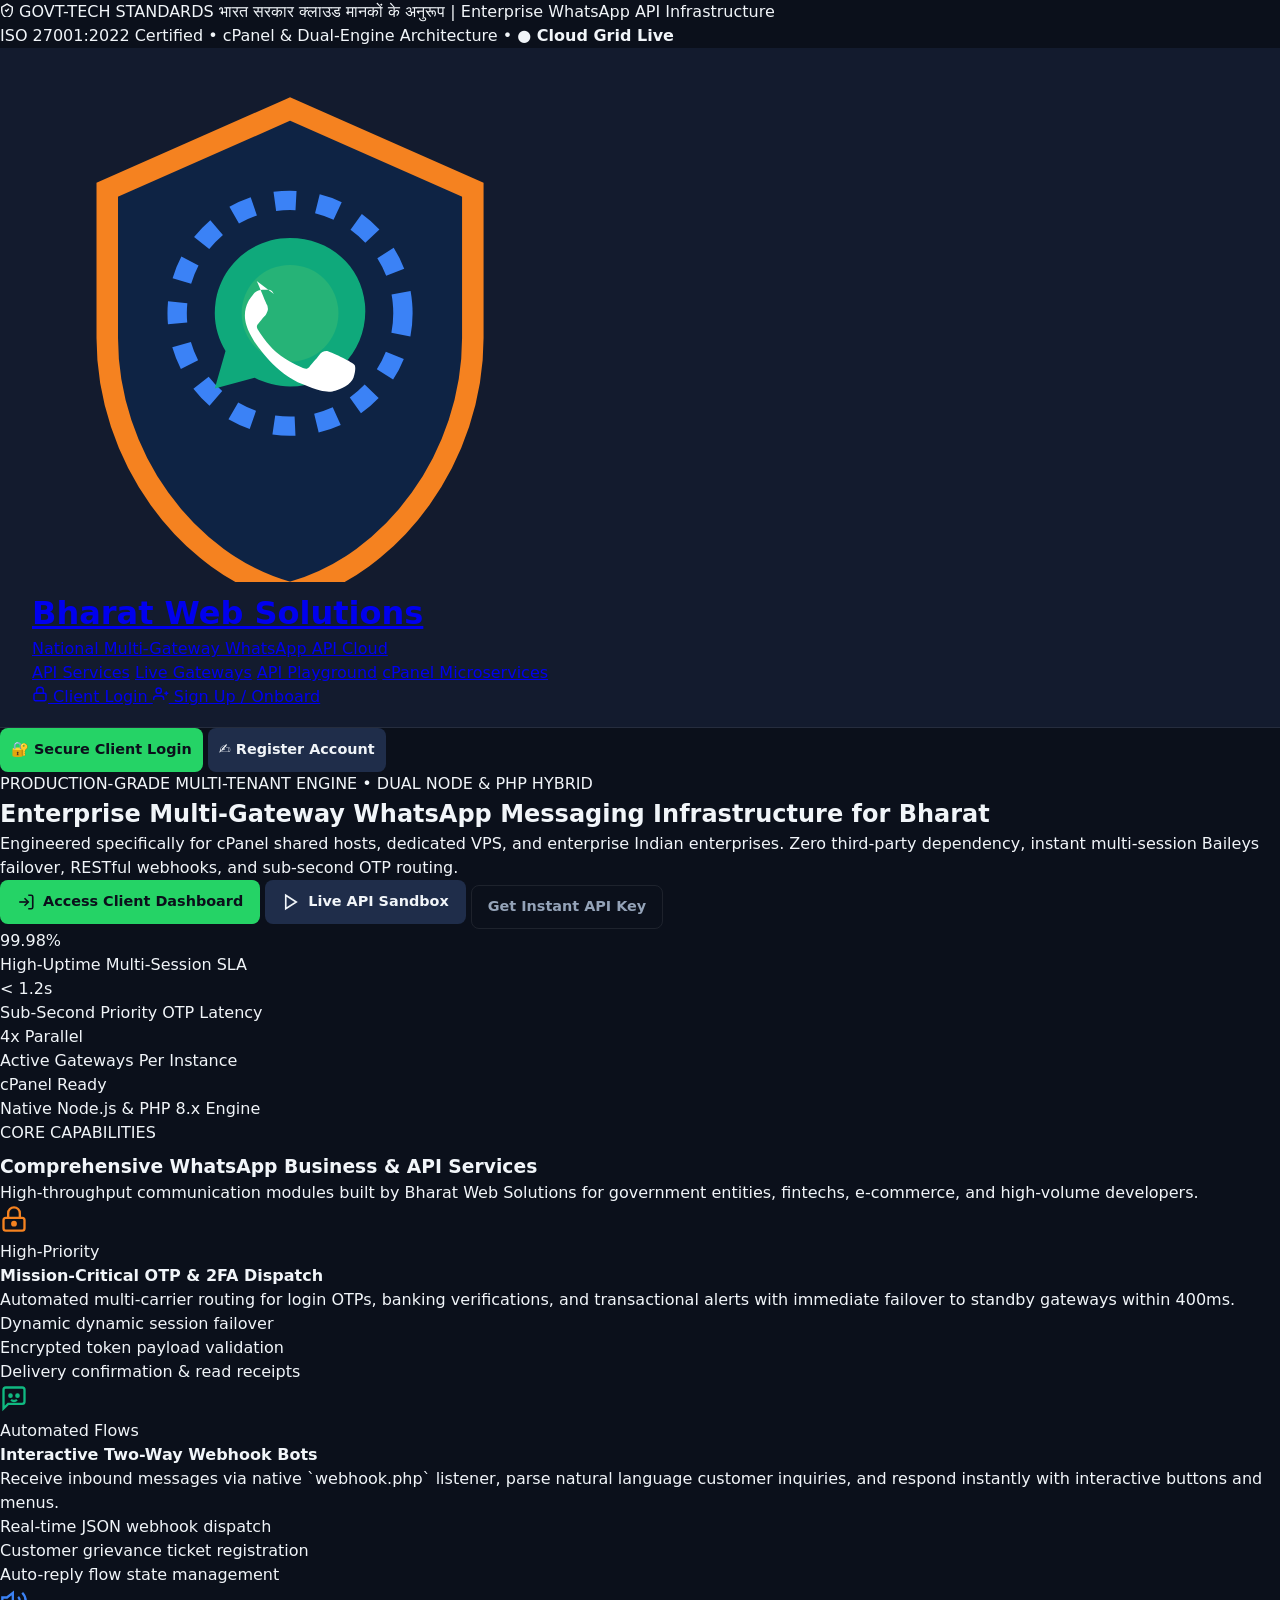
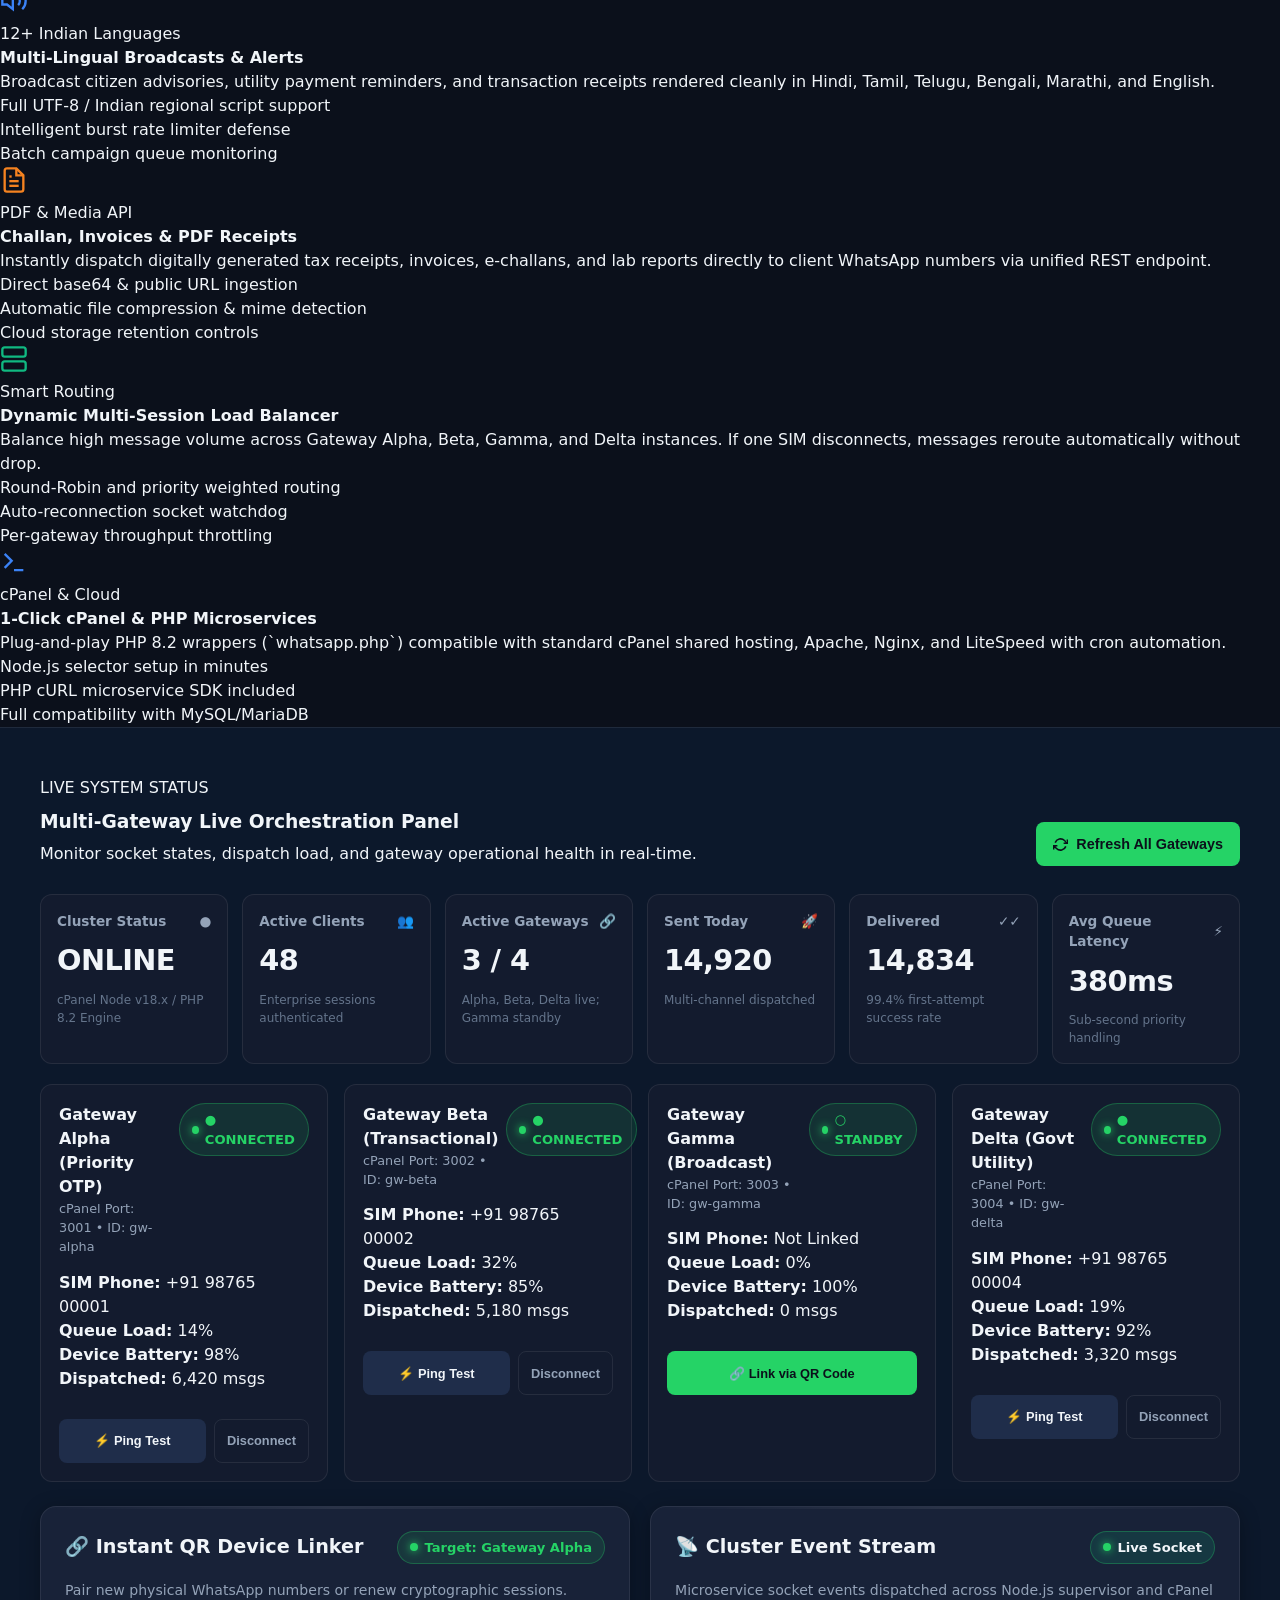
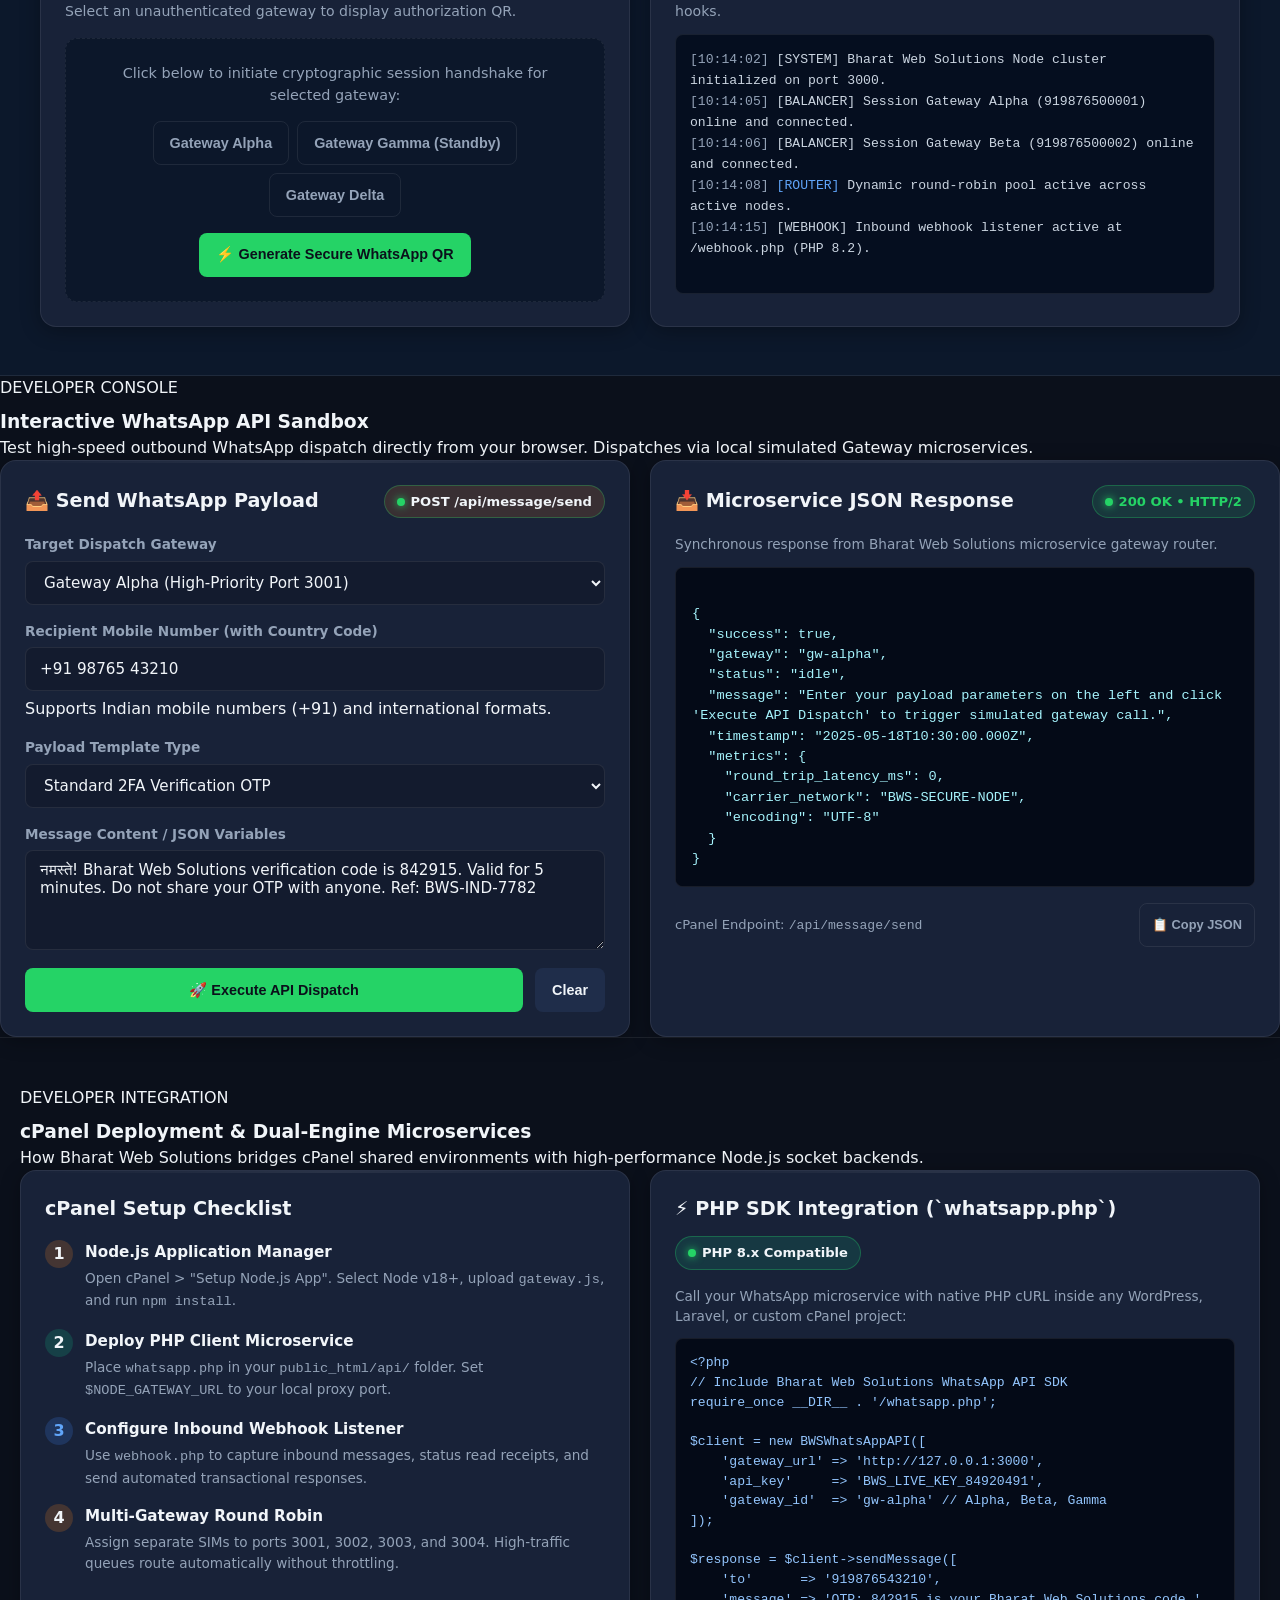
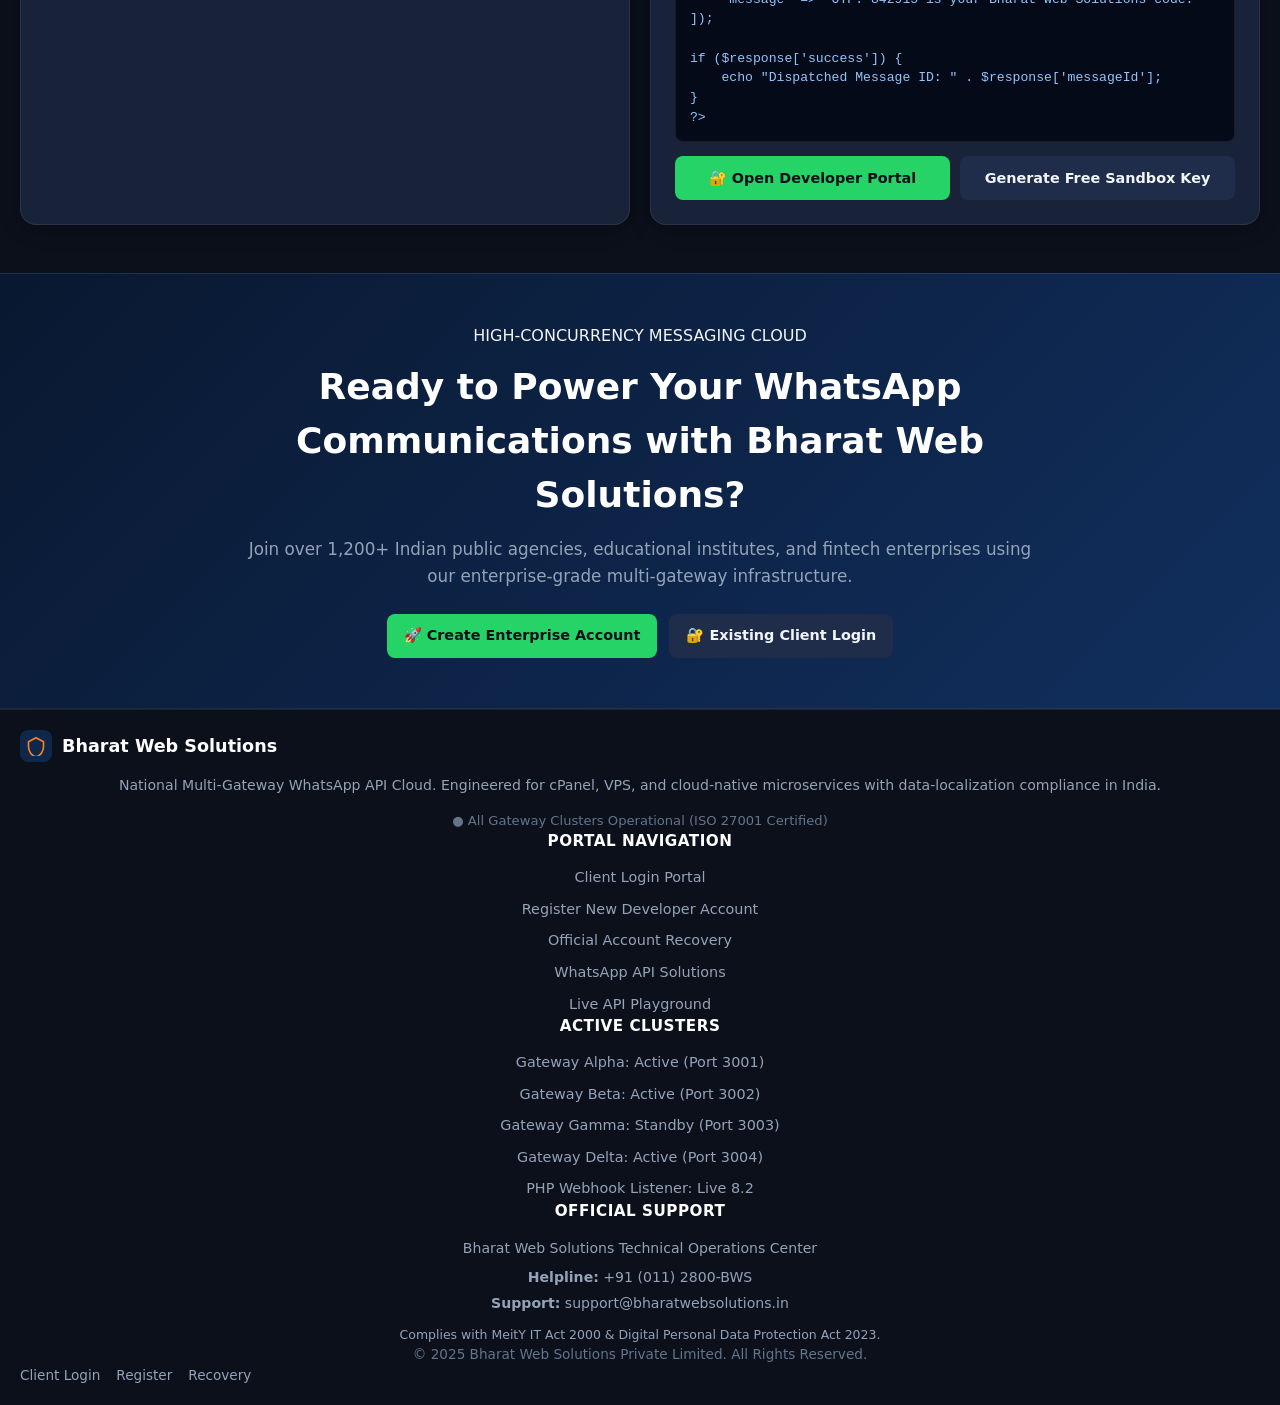
<file: index.html>
<!DOCTYPE html>
<html lang="en">
<head>
  <meta charset="UTF-8">
  <meta name="viewport" content="width=device-width, initial-scale=1.0">
  <title>Bharat Web Solutions | Multi-Gateway WhatsApp API Cloud Platform</title>
  <link rel="stylesheet" href="style.css">
</head>
<body>

  <!-- Top Enterprise & Government Portal Header -->
  <div class="bws-topbar">
    <div class="bws-topbar-content">
      <div class="bws-topbar-left">
        <span class="gov-badge-seal">
          <svg width="14" height="14" viewBox="0 0 24 24" fill="none" stroke="currentColor" stroke-width="2.5">
            <path d="M12 2L3 7v6c0 5.55 3.84 10.74 9 12 5.16-1.26 9-6.45 9-12V7l-9-5z"/>
            <path d="M9 12l2 2 4-4"/>
          </svg>
          GOVT-TECH STANDARDS
        </span>
        <span>भारत सरकार क्लाउड मानकों के अनुरूप | Enterprise WhatsApp API Infrastructure</span>
      </div>
      <div class="bws-topbar-right">
        <span>ISO 27001:2022 Certified</span>
        <span>•</span>
        <span>cPanel & Dual-Engine Architecture</span>
        <span>•</span>
        <span style="color: var(--accent-success); font-weight: 600;">● Cloud Grid Live</span>
      </div>
    </div>
  </div>

  <!-- Main Navigation Header -->
  <header class="bws-header">
    <div class="bws-header-inner">
      <a href="index.html" class="bws-logo-group">
        <div class="bws-logo-emblem">
          <svg viewBox="0 0 48 48" fill="none">
            <!-- Outer Shield -->
            <path d="M24 4L7 11.5v13.8c0 10.9 7.3 21.1 17 23.7 9.7-2.6 17-12.8 17-23.7V11.5L24 4z" fill="#0E2344" stroke="#F58220" stroke-width="2"/>
            <!-- Chakra Motif / Sun rays -->
            <circle cx="24" cy="23" r="10.5" stroke="#3B82F6" stroke-width="1.8" stroke-dasharray="2 2"/>
            <circle cx="24" cy="23" r="4.5" fill="#F58220"/>
            <!-- WhatsApp Chat Glyph Inside -->
            <path d="M24 16c-3.9 0-7 3.1-7 7 0 1.3.4 2.5 1 3.5L17 30l3.7-1c1 .5 2.1.8 3.3.8 3.9 0 7-3.1 7-7s-3.1-6.8-7-6.8z" fill="#10B981" opacity="0.9"/>
            <path d="M22.5 21.2c-.2-.4-.4-.4-.6-.4h-.5c-.2 0-.5.1-.7.3-.2.3-.9.9-.9 2.1s.9 2.4 1 2.6c.2.2 1.8 2.8 4.4 3.8 2.1.9 2.6.7 3 .6.5-.1 1.5-.6 1.7-1.2.2-.6.2-1.1.1-1.2-.1-.1-.3-.2-.6-.4s-1.8-.9-2-.9c-.3 0-.5.1-.7.4-.2.3-.8.9-.9 1.1-.2.2-.3.2-.6.1-.3-.2-1.3-.5-2.5-1.5-.9-.8-1.5-1.8-1.7-2.1-.2-.3 0-.5.1-.6.1-.1.3-.4.5-.6.2-.2.2-.3.3-.5.1-.2 0-.4 0-.5-.1-.1-.7-1.7-1-2.3z" fill="#FFFFFF"/>
          </svg>
        </div>
        <div class="bws-brand-text">
          <h1>Bharat Web Solutions</h1>
          <p>National Multi-Gateway WhatsApp API Cloud</p>
        </div>
      </a>

      <!-- Desktop Nav & Auth Links -->
      <nav class="bws-nav-links">
        <a href="#services" class="bws-nav-anchor">API Services</a>
        <a href="#orchestration" class="bws-nav-anchor">Live Gateways</a>
        <a href="#sandbox" class="bws-nav-anchor">API Playground</a>
        <a href="#cpanel-docs" class="bws-nav-anchor">cPanel Microservices</a>
      </nav>

      <!-- Prominent Client Login & Registration Buttons -->
      <div class="bws-auth-actions">
        <a href="login.html" class="bws-nav-btn bws-nav-btn-primary">
          <svg width="16" height="16" viewBox="0 0 24 24" fill="none" stroke="currentColor" stroke-width="2.2">
            <rect x="3" y="11" width="18" height="11" rx="2" ry="2"></rect>
            <path d="M7 11V7a5 5 0 0 1 10 0v4"></path>
          </svg>
          Client Login
        </a>
        <a href="register.html" class="bws-nav-btn bws-nav-btn-secondary">
          <svg width="16" height="16" viewBox="0 0 24 24" fill="none" stroke="currentColor" stroke-width="2.2">
            <path d="M16 21v-2a4 4 0 0 0-4-4H5a4 4 0 0 0-4 4v2"></path>
            <circle cx="8.5" cy="7" r="4"></circle>
            <line x1="20" y1="8" x2="20" y2="14"></line>
            <line x1="23" y1="11" x2="17" y2="11"></line>
          </svg>
          Sign Up / Onboard
        </a>
      </div>
    </div>
  </header>

  <!-- Mobile Quick Action Strip -->
  <div class="mobile-auth-strip">
    <a href="login.html" class="btn btn-primary" style="flex: 1; padding: 10px; font-size: 0.9rem;">
      🔐 Secure Client Login
    </a>
    <a href="register.html" class="btn btn-secondary" style="flex: 1; padding: 10px; font-size: 0.9rem;">
      ✍️ Register Account
    </a>
  </div>

  <!-- Hero Section -->
  <section class="hero-section">
    <div class="hero-container">
      <div class="hero-badge">
        <span class="pulse-dot"></span>
        <span>PRODUCTION-GRADE MULTI-TENANT ENGINE • DUAL NODE &amp; PHP HYBRID</span>
      </div>
      <h2 class="hero-title">
        Enterprise Multi-Gateway WhatsApp Messaging Infrastructure for <span class="highlight-saffron">Bharat</span>
      </h2>
      <p class="hero-description">
        Engineered specifically for cPanel shared hosts, dedicated VPS, and enterprise Indian enterprises. Zero third-party dependency, instant multi-session Baileys failover, RESTful webhooks, and sub-second OTP routing.
      </p>

      <div class="hero-cta-group">
        <a href="login.html" class="btn btn-primary btn-lg">
          <svg width="18" height="18" viewBox="0 0 24 24" fill="none" stroke="currentColor" stroke-width="2.2">
            <path d="M15 3h4a2 2 0 0 1 2 2v14a2 2 0 0 1-2 2h-4"></path>
            <polyline points="10 17 15 12 10 7"></polyline>
            <line x1="15" y1="12" x2="3" y2="12"></line>
          </svg>
          Access Client Dashboard
        </a>
        <a href="#sandbox" class="btn btn-secondary btn-lg">
          <svg width="18" height="18" viewBox="0 0 24 24" fill="none" stroke="currentColor" stroke-width="2.2">
            <polygon points="5 3 19 12 5 21 5 3"></polygon>
          </svg>
          Live API Sandbox
        </a>
        <a href="register.html" class="btn btn-outline btn-lg">
          Get Instant API Key
        </a>
      </div>

      <!-- Trust Badges Bar -->
      <div class="trust-grid">
        <div class="trust-item">
          <div class="trust-num">99.98%</div>
          <div class="trust-label">High-Uptime Multi-Session SLA</div>
        </div>
        <div class="trust-item">
          <div class="trust-num">&lt; 1.2s</div>
          <div class="trust-label">Sub-Second Priority OTP Latency</div>
        </div>
        <div class="trust-item">
          <div class="trust-num">4x Parallel</div>
          <div class="trust-label">Active Gateways Per Instance</div>
        </div>
        <div class="trust-item">
          <div class="trust-num">cPanel Ready</div>
          <div class="trust-label">Native Node.js &amp; PHP 8.x Engine</div>
        </div>
      </div>
    </div>
  </section>

  <!-- SECTION: WHATSAPP API SERVICES SHOWCASE -->
  <section id="services" class="section-container">
    <div class="section-header">
      <div class="gov-badge-seal" style="margin-bottom: 8px;">CORE CAPABILITIES</div>
      <h3 class="section-title">Comprehensive WhatsApp Business &amp; API Services</h3>
      <p class="section-subtitle">
        High-throughput communication modules built by Bharat Web Solutions for government entities, fintechs, e-commerce, and high-volume developers.
      </p>
    </div>

    <div class="bws-services-grid">
      <!-- Service 1: OTP & 2FA Engine -->
      <div class="bws-service-card">
        <div class="service-icon-box">
          <svg width="28" height="28" viewBox="0 0 24 24" fill="none" stroke="#F58220" stroke-width="2">
            <rect x="3" y="11" width="18" height="11" rx="2" ry="2"></rect>
            <path d="M7 11V7a5 5 0 0 1 10 0v4"></path>
            <circle cx="12" cy="16" r="1.5" fill="#F58220"></circle>
          </svg>
        </div>
        <div class="service-badge-pill">High-Priority</div>
        <h4 class="service-title">Mission-Critical OTP &amp; 2FA Dispatch</h4>
        <p class="service-desc">
          Automated multi-carrier routing for login OTPs, banking verifications, and transactional alerts with immediate failover to standby gateways within 400ms.
        </p>
        <ul class="service-features-list">
          <li>Dynamic dynamic session failover</li>
          <li>Encrypted token payload validation</li>
          <li>Delivery confirmation &amp; read receipts</li>
        </ul>
      </div>

      <!-- Service 2: Two-Way Chatbot & Grievance Portal -->
      <div class="bws-service-card">
        <div class="service-icon-box">
          <svg width="28" height="28" viewBox="0 0 24 24" fill="none" stroke="#10B981" stroke-width="2">
            <path d="M21 15a2 2 0 0 1-2 2H7l-4 4V5a2 2 0 0 1 2-2h14a2 2 0 0 1 2 2z"></path>
            <circle cx="9" cy="10" r="1" fill="#10B981"></circle>
            <circle cx="15" cy="10" r="1" fill="#10B981"></circle>
            <path d="M9.5 13.5a3.5 3.5 0 0 0 5 0"></path>
          </svg>
        </div>
        <div class="service-badge-pill">Automated Flows</div>
        <h4 class="service-title">Interactive Two-Way Webhook Bots</h4>
        <p class="service-desc">
          Receive inbound messages via native `webhook.php` listener, parse natural language customer inquiries, and respond instantly with interactive buttons and menus.
        </p>
        <ul class="service-features-list">
          <li>Real-time JSON webhook dispatch</li>
          <li>Customer grievance ticket registration</li>
          <li>Auto-reply flow state management</li>
        </ul>
      </div>

      <!-- Service 3: Multi-Lingual Enterprise Broadcasts -->
      <div class="bws-service-card">
        <div class="service-icon-box">
          <svg width="28" height="28" viewBox="0 0 24 24" fill="none" stroke="#3B82F6" stroke-width="2">
            <polygon points="11 5 6 9 2 9 2 15 6 15 11 19 11 5"></polygon>
            <path d="M19.07 4.93a10 10 0 0 1 0 14.14M15.54 8.46a5 5 0 0 1 0 7.07"></path>
          </svg>
        </div>
        <div class="service-badge-pill">12+ Indian Languages</div>
        <h4 class="service-title">Multi-Lingual Broadcasts &amp; Alerts</h4>
        <p class="service-desc">
          Broadcast citizen advisories, utility payment reminders, and transaction receipts rendered cleanly in Hindi, Tamil, Telugu, Bengali, Marathi, and English.
        </p>
        <ul class="service-features-list">
          <li>Full UTF-8 / Indian regional script support</li>
          <li>Intelligent burst rate limiter defense</li>
          <li>Batch campaign queue monitoring</li>
        </ul>
      </div>

      <!-- Service 4: Automated Media & Document Dispatch -->
      <div class="bws-service-card">
        <div class="service-icon-box">
          <svg width="28" height="28" viewBox="0 0 24 24" fill="none" stroke="#F58220" stroke-width="2">
            <path d="M14 2H6a2 2 0 0 0-2 2v16a2 2 0 0 0 2 2h12a2 2 0 0 0 2-2V8z"></path>
            <polyline points="14 2 14 8 20 8"></polyline>
            <line x1="16" y1="13" x2="8" y2="13"></line>
            <line x1="16" y1="17" x2="8" y2="17"></line>
            <polyline points="10 9 9 9 8 9"></polyline>
          </svg>
        </div>
        <div class="service-badge-pill">PDF &amp; Media API</div>
        <h4 class="service-title">Challan, Invoices &amp; PDF Receipts</h4>
        <p class="service-desc">
          Instantly dispatch digitally generated tax receipts, invoices, e-challans, and lab reports directly to client WhatsApp numbers via unified REST endpoint.
        </p>
        <ul class="service-features-list">
          <li>Direct base64 &amp; public URL ingestion</li>
          <li>Automatic file compression &amp; mime detection</li>
          <li>Cloud storage retention controls</li>
        </ul>
      </div>

      <!-- Service 5: Multi-Gateway Load Balancer -->
      <div class="bws-service-card">
        <div class="service-icon-box">
          <svg width="28" height="28" viewBox="0 0 24 24" fill="none" stroke="#10B981" stroke-width="2">
            <rect x="2" y="2" width="20" height="8" rx="2" ry="2"></rect>
            <rect x="2" y="14" width="20" height="8" rx="2" ry="2"></rect>
            <line x1="6" y1="6" x2="6.01" y2="6"></line>
            <line x1="6" y1="18" x2="6.01" y2="18"></line>
          </svg>
        </div>
        <div class="service-badge-pill">Smart Routing</div>
        <h4 class="service-title">Dynamic Multi-Session Load Balancer</h4>
        <p class="service-desc">
          Balance high message volume across Gateway Alpha, Beta, Gamma, and Delta instances. If one SIM disconnects, messages reroute automatically without drop.
        </p>
        <ul class="service-features-list">
          <li>Round-Robin and priority weighted routing</li>
          <li>Auto-reconnection socket watchdog</li>
          <li>Per-gateway throughput throttling</li>
        </ul>
      </div>

      <!-- Service 6: cPanel Native Integration -->
      <div class="bws-service-card">
        <div class="service-icon-box">
          <svg width="28" height="28" viewBox="0 0 24 24" fill="none" stroke="#3B82F6" stroke-width="2">
            <path d="M4 17l6-6-6-6M12 19h8"></path>
          </svg>
        </div>
        <div class="service-badge-pill">cPanel &amp; Cloud</div>
        <h4 class="service-title">1-Click cPanel &amp; PHP Microservices</h4>
        <p class="service-desc">
          Plug-and-play PHP 8.2 wrappers (`whatsapp.php`) compatible with standard cPanel shared hosting, Apache, Nginx, and LiteSpeed with cron automation.
        </p>
        <ul class="service-features-list">
          <li>Node.js selector setup in minutes</li>
          <li>PHP cURL microservice SDK included</li>
          <li>Full compatibility with MySQL/MariaDB</li>
        </ul>
      </div>
    </div>
  </section>

  <!-- SECTION: LIVE MULTI-GATEWAY ORCHESTRATION & DASHBOARD -->
  <section id="orchestration" class="section-container" style="background: rgba(14, 35, 68, 0.4); border-top: 1px solid var(--border-color); border-bottom: 1px solid var(--border-color); padding: 48px 20px;">
    <div style="max-width: 1200px; margin: 0 auto;">
      
      <div style="display: flex; justify-content: space-between; align-items: flex-end; flex-wrap: wrap; gap: 16px; margin-bottom: 28px;">
        <div>
          <div class="gov-badge-seal" style="margin-bottom: 8px;">LIVE SYSTEM STATUS</div>
          <h3 class="section-title" style="margin-bottom: 6px;">Multi-Gateway Live Orchestration Panel</h3>
          <p class="section-subtitle" style="margin-bottom: 0;">
            Monitor socket states, dispatch load, and gateway operational health in real-time.
          </p>
        </div>
        <div>
          <button class="btn btn-primary" onclick="simulateGatewayHealthCheck()">
            <svg width="15" height="15" viewBox="0 0 24 24" fill="none" stroke="currentColor" stroke-width="2.5">
              <path d="M23 4v6h-6M1 20v-6h6M3.51 9a9 9 0 0 1 14.85-3.36L23 10M1 14l4.64 4.36A9 9 0 0 0 20.49 15"></path>
            </svg>
            Refresh All Gateways
          </button>
        </div>
      </div>

      <!-- Live Dashboard Metric Cards -->
      <div class="stats-grid">
        <div class="stat-box">
          <div class="stat-header">
            <span>Cluster Status</span>
            <span style="color: var(--accent-success);">●</span>
          </div>
          <div class="stat-value" id="stat-server-status" style="color: var(--accent-success);">ONLINE</div>
          <div class="stat-footer">cPanel Node v18.x / PHP 8.2 Engine</div>
        </div>

        <div class="stat-box">
          <div class="stat-header">
            <span>Active Clients</span>
            <span>👥</span>
          </div>
          <div class="stat-value" id="stat-live-users">48</div>
          <div class="stat-footer">Enterprise sessions authenticated</div>
        </div>

        <div class="stat-box">
          <div class="stat-header">
            <span>Active Gateways</span>
            <span>🔗</span>
          </div>
          <div class="stat-value" id="stat-connected-users">3 / 4</div>
          <div class="stat-footer">Alpha, Beta, Delta live; Gamma standby</div>
        </div>

        <div class="stat-box">
          <div class="stat-header">
            <span>Sent Today</span>
            <span style="color: #60a5fa;">🚀</span>
          </div>
          <div class="stat-value" id="stat-sent-count">14,920</div>
          <div class="stat-footer">Multi-channel dispatched</div>
        </div>

        <div class="stat-box">
          <div class="stat-header">
            <span>Delivered</span>
            <span style="color: var(--accent-success);">✓✓</span>
          </div>
          <div class="stat-value" id="stat-delivered-count" style="color: var(--accent-success);">14,834</div>
          <div class="stat-footer">99.4% first-attempt success rate</div>
        </div>

        <div class="stat-box">
          <div class="stat-header">
            <span>Avg Queue Latency</span>
            <span style="color: var(--accent-saffron);">⚡</span>
          </div>
          <div class="stat-value" id="stat-latency" style="color: var(--accent-saffron);">380ms</div>
          <div class="stat-footer">Sub-second priority handling</div>
        </div>
      </div>

      <!-- Gateways List Grid -->
      <div class="gateways-grid" id="gateways-container">
        <!-- Dynamically rendered via JS -->
      </div>

      <!-- Two column panel: QR Linker Simulator & Health Stream -->
      <div class="grid-2" style="margin-top: 24px;">
        
        <!-- Live QR Scanner Simulator -->
        <div class="card">
          <div class="card-title">
            <span>🔗 Instant QR Device Linker</span>
            <span class="badge" id="qr-target-badge">Target: Gateway Alpha</span>
          </div>
          <p style="color: var(--text-secondary); font-size: 0.88rem; margin-bottom: 16px;">
            Pair new physical WhatsApp numbers or renew cryptographic sessions. Select an unauthenticated gateway to display authorization QR.
          </p>
          
          <div id="qr-panel" style="background: rgba(8, 19, 37, 0.7); border: 1px dashed var(--border-color); border-radius: var(--radius-md); padding: 24px; text-align: center;">
            <p style="color: var(--text-secondary); margin-bottom: 14px; font-size: 0.9rem;">
              Click below to initiate cryptographic session handshake for selected gateway:
            </p>
            <div style="display: flex; gap: 8px; justify-content: center; flex-wrap: wrap; margin-bottom: 16px;">
              <button class="btn btn-outline" onclick="selectGatewayForQR('gw-alpha')">Gateway Alpha</button>
              <button class="btn btn-outline" onclick="selectGatewayForQR('gw-gamma')">Gateway Gamma (Standby)</button>
              <button class="btn btn-outline" onclick="selectGatewayForQR('gw-delta')">Gateway Delta</button>
            </div>
            <button class="btn btn-primary" onclick="simulateGenerateQR()">
              ⚡ Generate Secure WhatsApp QR
            </button>
            <div id="qr-display-box" style="margin-top: 20px; display: none;">
              <!-- QR SVG Mock -->
              <div style="background: #ffffff; padding: 16px; border-radius: 8px; display: inline-block; box-shadow: 0 4px 15px rgba(0,0,0,0.4);">
                <svg width="150" height="150" viewBox="0 0 100 100">
                  <rect width="100" height="100" fill="#ffffff"/>
                  <rect x="10" y="10" width="30" height="30" fill="#000000"/>
                  <rect x="15" y="15" width="20" height="20" fill="#ffffff"/>
                  <rect x="20" y="20" width="10" height="10" fill="#000000"/>
                  
                  <rect x="60" y="10" width="30" height="30" fill="#000000"/>
                  <rect x="65" y="15" width="20" height="20" fill="#ffffff"/>
                  <rect x="70" y="20" width="10" height="10" fill="#000000"/>

                  <rect x="10" y="60" width="30" height="30" fill="#000000"/>
                  <rect x="15" y="65" width="20" height="20" fill="#ffffff"/>
                  <rect x="20" y="70" width="10" height="10" fill="#000000"/>

                  <rect x="45" y="20" width="8" height="8" fill="#000000"/>
                  <rect x="50" y="40" width="15" height="15" fill="#000000"/>
                  <rect x="70" y="60" width="20" height="10" fill="#000000"/>
                  <rect x="45" y="70" width="10" height="15" fill="#000000"/>
                  <circle cx="50" cy="50" r="5" fill="#10B981"/>
                </svg>
              </div>
              <p style="color: var(--accent-success); font-size: 0.85rem; margin-top: 10px; font-weight: 500;">
                Scan with Linked Devices on WhatsApp Business / Personal App
              </p>
              <button class="btn btn-secondary" style="margin-top: 10px;" onclick="simulateAuthorize()">
                Simulate Successful Mobile Scan
              </button>
            </div>
          </div>
        </div>

        <!-- Real-time Cluster Activity Stream -->
        <div class="card">
          <div class="card-title">
            <span>📡 Cluster Event Stream</span>
            <span class="badge" style="background: rgba(16, 185, 129, 0.15); color: var(--accent-success);">Live Socket</span>
          </div>
          <p style="color: var(--text-secondary); font-size: 0.88rem; margin-bottom: 12px;">
            Microservice socket events dispatched across Node.js supervisor and cPanel hooks.
          </p>
          <div id="activity-log" style="background: #050E1F; border: 1px solid var(--border-color); border-radius: var(--radius-sm); padding: 14px; font-family: monospace; font-size: 0.82rem; height: 260px; overflow-y: auto; color: #cbd5e1; line-height: 1.6;">
            <div><span style="color: var(--text-secondary);">[10:14:02]</span> <span style="color: var(--accent-success);">[SYSTEM]</span> Bharat Web Solutions Node cluster initialized on port 3000.</div>
            <div><span style="color: var(--text-secondary);">[10:14:05]</span> <span style="color: var(--accent-saffron);">[BALANCER]</span> Session Gateway Alpha (919876500001) online and connected.</div>
            <div><span style="color: var(--text-secondary);">[10:14:06]</span> <span style="color: var(--accent-saffron);">[BALANCER]</span> Session Gateway Beta (919876500002) online and connected.</div>
            <div><span style="color: var(--text-secondary);">[10:14:08]</span> <span style="color: #60a5fa;">[ROUTER]</span> Dynamic round-robin pool active across active nodes.</div>
            <div><span style="color: var(--text-secondary);">[10:14:15]</span> <span style="color: var(--accent-success);">[WEBHOOK]</span> Inbound webhook listener active at /webhook.php (PHP 8.2).</div>
          </div>
        </div>

      </div>

    </div>
  </section>

  <!-- SECTION: INTERACTIVE API PLAYGROUND / SANDBOX -->
  <section id="sandbox" class="section-container">
    <div class="section-header">
      <div class="gov-badge-seal" style="margin-bottom: 8px;">DEVELOPER CONSOLE</div>
      <h3 class="section-title">Interactive WhatsApp API Sandbox</h3>
      <p class="section-subtitle">
        Test high-speed outbound WhatsApp dispatch directly from your browser. Dispatches via local simulated Gateway microservices.
      </p>
    </div>

    <div class="grid-2">
      <!-- API Request Form -->
      <div class="card">
        <div class="card-title">
          <span>📤 Send WhatsApp Payload</span>
          <span class="badge" style="background: rgba(245, 130, 32, 0.15); color: var(--accent-saffron);">POST /api/message/send</span>
        </div>
        
        <form id="api-test-form" onsubmit="event.preventDefault(); sendApiTestMessage();">
          <div class="form-group">
            <label class="form-label" for="api-gateway-select">Target Dispatch Gateway</label>
            <select class="form-control" id="api-gateway-select">
              <option value="gw-alpha">Gateway Alpha (High-Priority Port 3001)</option>
              <option value="gw-beta">Gateway Beta (Transactional Port 3002)</option>
              <option value="gw-delta">Gateway Delta (Govt Utility Dispatch Port 3004)</option>
            </select>
          </div>

          <div class="form-group">
            <label class="form-label" for="api-recipient-number">Recipient Mobile Number (with Country Code)</label>
            <input type="text" class="form-control" id="api-recipient-number" value="+91 98765 43210" placeholder="+91 98XXXXXXXX">
            <div class="form-hint">Supports Indian mobile numbers (+91) and international formats.</div>
          </div>

          <div class="form-group">
            <label class="form-label" for="api-msg-type">Payload Template Type</label>
            <select class="form-control" id="api-msg-type" onchange="updatePayloadTemplate()">
              <option value="otp">Standard 2FA Verification OTP</option>
              <option value="alert">National Public Advisory Alert</option>
              <option value="invoice">E-Challan / Tax Invoice Receipt</option>
              <option value="custom">Custom Plain Text Message</option>
            </select>
          </div>

          <div class="form-group">
            <label class="form-label" for="api-message-content">Message Content / JSON Variables</label>
            <textarea class="form-control" id="api-message-content" rows="4">नमस्ते! Bharat Web Solutions verification code is 842915. Valid for 5 minutes. Do not share your OTP with anyone. Ref: BWS-IND-7782</textarea>
          </div>

          <div style="display: flex; gap: 12px; align-items: center; margin-top: 18px;">
            <button type="submit" class="btn btn-primary" id="btn-send-api" style="flex: 1;">
              🚀 Execute API Dispatch
            </button>
            <button type="button" class="btn btn-secondary" onclick="resetApiForm()">
              Clear
            </button>
          </div>
        </form>
      </div>

      <!-- Real-time JSON API Response Terminal -->
      <div class="card">
        <div class="card-title">
          <span>📥 Microservice JSON Response</span>
          <span class="badge" id="response-status-badge">200 OK • HTTP/2</span>
        </div>
        <p style="color: var(--text-secondary); font-size: 0.85rem; margin-bottom: 12px;">
          Synchronous response from Bharat Web Solutions microservice gateway router.
        </p>

        <div id="api-json-terminal" style="background: #040A17; border: 1px solid var(--border-color); border-radius: var(--radius-sm); padding: 16px; font-family: monospace; font-size: 0.85rem; height: 320px; overflow-y: auto; color: #a5f3fc; line-height: 1.5; white-space: pre-wrap;">
{
  "success": true,
  "gateway": "gw-alpha",
  "status": "idle",
  "message": "Enter your payload parameters on the left and click 'Execute API Dispatch' to trigger simulated gateway call.",
  "timestamp": "2025-05-18T10:30:00.000Z",
  "metrics": {
    "round_trip_latency_ms": 0,
    "carrier_network": "BWS-SECURE-NODE",
    "encoding": "UTF-8"
  }
}
        </div>

        <div style="margin-top: 16px; display: flex; justify-content: space-between; align-items: center;">
          <span style="font-size: 0.82rem; color: var(--text-secondary);">cPanel Endpoint: <code>/api/message/send</code></span>
          <button class="btn btn-outline" style="padding: 6px 12px; font-size: 0.8rem;" onclick="copyResponseTerminal()">
            📋 Copy JSON
          </button>
        </div>
      </div>
    </div>
  </section>

  <!-- SECTION: CPANEL & NODE.JS MICROSERVICE CODE / DEPLOYMENT GUIDE -->
  <section id="cpanel-docs" class="section-container" style="border-top: 1px solid var(--border-color); padding: 48px 20px;">
    <div class="section-header">
      <div class="gov-badge-seal" style="margin-bottom: 8px;">DEVELOPER INTEGRATION</div>
      <h3 class="section-title">cPanel Deployment &amp; Dual-Engine Microservices</h3>
      <p class="section-subtitle">
        How Bharat Web Solutions bridges cPanel shared environments with high-performance Node.js socket backends.
      </p>
    </div>

    <div class="grid-2">
      <!-- Architectural Steps -->
      <div class="card">
        <div class="card-title">cPanel Setup Checklist</div>
        <div style="display: flex; flex-direction: column; gap: 16px; margin-top: 12px;">
          
          <div style="display: flex; gap: 12px;">
            <div style="background: rgba(245, 130, 32, 0.2); color: var(--accent-saffron); width: 28px; height: 28px; border-radius: 50%; display: flex; align-items: center; justify-content: center; font-weight: bold; flex-shrink: 0;">1</div>
            <div>
              <strong style="color: var(--text-primary); font-size: 0.95rem;">Node.js Application Manager</strong>
              <p style="color: var(--text-secondary); font-size: 0.85rem; margin-top: 4px;">
                Open cPanel &gt; "Setup Node.js App". Select Node v18+, upload <code>gateway.js</code>, and run <code>npm install</code>.
              </p>
            </div>
          </div>

          <div style="display: flex; gap: 12px;">
            <div style="background: rgba(16, 185, 129, 0.2); color: var(--accent-success); width: 28px; height: 28px; border-radius: 50%; display: flex; align-items: center; justify-content: center; font-weight: bold; flex-shrink: 0;">2</div>
            <div>
              <strong style="color: var(--text-primary); font-size: 0.95rem;">Deploy PHP Client Microservice</strong>
              <p style="color: var(--text-secondary); font-size: 0.85rem; margin-top: 4px;">
                Place <code>whatsapp.php</code> in your <code>public_html/api/</code> folder. Set <code>$NODE_GATEWAY_URL</code> to your local proxy port.
              </p>
            </div>
          </div>

          <div style="display: flex; gap: 12px;">
            <div style="background: rgba(59, 130, 246, 0.2); color: #60a5fa; width: 28px; height: 28px; border-radius: 50%; display: flex; align-items: center; justify-content: center; font-weight: bold; flex-shrink: 0;">3</div>
            <div>
              <strong style="color: var(--text-primary); font-size: 0.95rem;">Configure Inbound Webhook Listener</strong>
              <p style="color: var(--text-secondary); font-size: 0.85rem; margin-top: 4px;">
                Use <code>webhook.php</code> to capture inbound messages, status read receipts, and send automated transactional responses.
              </p>
            </div>
          </div>

          <div style="display: flex; gap: 12px;">
            <div style="background: rgba(245, 130, 32, 0.2); color: var(--accent-saffron); width: 28px; height: 28px; border-radius: 50%; display: flex; align-items: center; justify-content: center; font-weight: bold; flex-shrink: 0;">4</div>
            <div>
              <strong style="color: var(--text-primary); font-size: 0.95rem;">Multi-Gateway Round Robin</strong>
              <p style="color: var(--text-secondary); font-size: 0.85rem; margin-top: 4px;">
                Assign separate SIMs to ports 3001, 3002, 3003, and 3004. High-traffic queues route automatically without throttling.
              </p>
            </div>
          </div>

        </div>
      </div>

      <!-- Quick Code Snippet (PHP + cURL) -->
      <div class="card">
        <div class="card-title">
          <span>⚡ PHP SDK Integration (`whatsapp.php`)</span>
          <span class="badge" style="background: rgba(16, 185, 129, 0.15); color: var(--accent-success);">PHP 8.x Compatible</span>
        </div>
        <p style="color: var(--text-secondary); font-size: 0.85rem; margin-bottom: 12px;">
          Call your WhatsApp microservice with native PHP cURL inside any WordPress, Laravel, or custom cPanel project:
        </p>

        <pre style="background: #040A17; border: 1px solid var(--border-color); border-radius: var(--radius-sm); padding: 14px; font-family: monospace; font-size: 0.82rem; color: #93c5fd; overflow-x: auto; line-height: 1.5;"><code>&lt;?php
// Include Bharat Web Solutions WhatsApp API SDK
require_once __DIR__ . '/whatsapp.php';

$client = new BWSWhatsAppAPI([
    'gateway_url' =&gt; 'http://127.0.0.1:3000',
    'api_key'     =&gt; 'BWS_LIVE_KEY_84920491',
    'gateway_id'  =&gt; 'gw-alpha' // Alpha, Beta, Gamma
]);

$response = $client-&gt;sendMessage([
    'to'      =&gt; '919876543210',
    'message' =&gt; 'OTP: 842915 is your Bharat Web Solutions code.'
]);

if ($response['success']) {
    echo "Dispatched Message ID: " . $response['messageId'];
}
?&gt;</code></pre>

        <div style="margin-top: 14px; display: flex; gap: 10px;">
          <a href="login.html" class="btn btn-primary" style="flex: 1; text-align: center;">
            🔐 Open Developer Portal
          </a>
          <a href="register.html" class="btn btn-secondary" style="flex: 1; text-align: center;">
            Generate Free Sandbox Key
          </a>
        </div>
      </div>
    </div>
  </section>

  <!-- CTA Banner -->
  <section style="background: linear-gradient(135deg, #091830 0%, #112F5E 100%); border-top: 1px solid var(--border-color); border-bottom: 1px solid var(--border-color); padding: 50px 20px; text-align: center;">
    <div style="max-width: 800px; margin: 0 auto;">
      <div class="gov-badge-seal" style="margin-bottom: 12px;">HIGH-CONCURRENCY MESSAGING CLOUD</div>
      <h3 style="font-size: clamp(24px, 4vw, 36px); font-weight: 700; color: #ffffff; margin-bottom: 14px;">
        Ready to Power Your WhatsApp Communications with Bharat Web Solutions?
      </h3>
      <p style="color: var(--text-secondary); font-size: 1.05rem; line-height: 1.6; margin-bottom: 24px;">
        Join over 1,200+ Indian public agencies, educational institutes, and fintech enterprises using our enterprise-grade multi-gateway infrastructure.
      </p>
      <div style="display: flex; gap: 12px; justify-content: center; flex-wrap: wrap;">
        <a href="register.html" class="btn btn-primary btn-lg">
          🚀 Create Enterprise Account
        </a>
        <a href="login.html" class="btn btn-secondary btn-lg">
          🔐 Existing Client Login
        </a>
      </div>
    </div>
  </section>

  <!-- Official Footer -->
  <footer class="bws-footer">
    <div class="bws-footer-inner">
      <div class="bws-footer-grid">
        
        <!-- Brand Info -->
        <div>
          <div style="display: flex; align-items: center; gap: 10px; margin-bottom: 12px;">
            <div style="width: 32px; height: 32px; background: #0F274A; border: 1px solid var(--accent-saffron); border-radius: 8px; display: flex; align-items: center; justify-content: center;">
              <svg width="20" height="20" viewBox="0 0 24 24" fill="none" stroke="#F58220" stroke-width="2">
                <path d="M12 2L3 7v6c0 5.55 3.84 10.74 9 12 5.16-1.26 9-6.45 9-12V7l-9-5z"/>
              </svg>
            </div>
            <strong style="color: #ffffff; font-size: 1.1rem;">Bharat Web Solutions</strong>
          </div>
          <p style="color: var(--text-secondary); font-size: 0.88rem; line-height: 1.6; margin-bottom: 14px;">
            National Multi-Gateway WhatsApp API Cloud. Engineered for cPanel, VPS, and cloud-native microservices with data-localization compliance in India.
          </p>
          <div style="font-size: 0.82rem; color: var(--accent-success);">
            ● All Gateway Clusters Operational (ISO 27001 Certified)
          </div>
        </div>

        <!-- Quick Portal Links -->
        <div>
          <h4 style="color: #ffffff; font-size: 0.95rem; margin-bottom: 14px; text-transform: uppercase; letter-spacing: 0.5px;">Portal Navigation</h4>
          <ul style="list-style: none; display: flex; flex-direction: column; gap: 10px; font-size: 0.9rem;">
            <li><a href="login.html" style="color: var(--text-secondary); text-decoration: none;">Client Login Portal</a></li>
            <li><a href="register.html" style="color: var(--text-secondary); text-decoration: none;">Register New Developer Account</a></li>
            <li><a href="forgot-password.html" style="color: var(--text-secondary); text-decoration: none;">Official Account Recovery</a></li>
            <li><a href="#services" style="color: var(--text-secondary); text-decoration: none;">WhatsApp API Solutions</a></li>
            <li><a href="#sandbox" style="color: var(--text-secondary); text-decoration: none;">Live API Playground</a></li>
          </ul>
        </div>

        <!-- Compliance & Gateways -->
        <div>
          <h4 style="color: #ffffff; font-size: 0.95rem; margin-bottom: 14px; text-transform: uppercase; letter-spacing: 0.5px;">Active Clusters</h4>
          <ul style="list-style: none; display: flex; flex-direction: column; gap: 10px; font-size: 0.9rem;">
            <li style="color: var(--text-secondary);">Gateway Alpha: <span style="color: var(--accent-success);">Active (Port 3001)</span></li>
            <li style="color: var(--text-secondary);">Gateway Beta: <span style="color: var(--accent-success);">Active (Port 3002)</span></li>
            <li style="color: var(--text-secondary);">Gateway Gamma: <span style="color: var(--accent-saffron);">Standby (Port 3003)</span></li>
            <li style="color: var(--text-secondary);">Gateway Delta: <span style="color: var(--accent-success);">Active (Port 3004)</span></li>
            <li style="color: var(--text-secondary);">PHP Webhook Listener: <span style="color: var(--accent-success);">Live 8.2</span></li>
          </ul>
        </div>

        <!-- Contact & Helpdesk -->
        <div>
          <h4 style="color: #ffffff; font-size: 0.95rem; margin-bottom: 14px; text-transform: uppercase; letter-spacing: 0.5px;">Official Support</h4>
          <p style="color: var(--text-secondary); font-size: 0.88rem; line-height: 1.6; margin-bottom: 8px;">
            Bharat Web Solutions Technical Operations Center
          </p>
          <p style="color: var(--text-secondary); font-size: 0.88rem; margin-bottom: 4px;">
            <strong>Helpline:</strong> +91 (011) 2800-BWS
          </p>
          <p style="color: var(--text-secondary); font-size: 0.88rem; margin-bottom: 12px;">
            <strong>Support:</strong> support@bharatwebsolutions.in
          </p>
          <div style="font-size: 0.78rem; color: #94a3b8;">
            Complies with MeitY IT Act 2000 &amp; Digital Personal Data Protection Act 2023.
          </div>
        </div>

      </div>

      <!-- Copyright Bar -->
      <div class="bws-footer-bottom">
        <div>
          &copy; 2025 Bharat Web Solutions Private Limited. All Rights Reserved.
        </div>
        <div style="display: flex; gap: 16px;">
          <a href="login.html" style="color: var(--text-secondary); text-decoration: none;">Client Login</a>
          <a href="register.html" style="color: var(--text-secondary); text-decoration: none;">Register</a>
          <a href="forgot-password.html" style="color: var(--text-secondary); text-decoration: none;">Recovery</a>
        </div>
      </div>
    </div>
  </footer>

  <!-- Application Interaction Scripts -->
  <script>
    // State management for simulated multi-gateway cluster
    const gatewayCluster = [
      { id: 'gw-alpha', name: 'Gateway Alpha (Priority OTP)', phone: '+91 98765 00001', port: 3001, status: 'connected', load: '14%', battery: '98%', sent: '6,420' },
      { id: 'gw-beta',  name: 'Gateway Beta (Transactional)',  phone: '+91 98765 00002', port: 3002, status: 'connected', load: '32%', battery: '85%', sent: '5,180' },
      { id: 'gw-gamma', name: 'Gateway Gamma (Broadcast)',    phone: 'Not Linked',       port: 3003, status: 'standby',   load: '0%',  battery: '100%', sent: '0' },
      { id: 'gw-delta', name: 'Gateway Delta (Govt Utility)', phone: '+91 98765 00004', port: 3004, status: 'connected', load: '19%', battery: '92%', sent: '3,320' }
    ];

    let selectedGatewayForQR = 'gw-gamma';

    // Render Gateways into DOM
    function renderGateways() {
      const container = document.getElementById('gateways-container');
      if (!container) return;

      container.innerHTML = gatewayCluster.map(gw => {
        const isOnline = gw.status === 'connected';
        return `
          <div class="gateway-card ${isOnline ? 'gateway-active' : ''}">
            <div class="gateway-header">
              <div>
                <strong style="color: var(--text-primary); font-size: 1rem;">${gw.name}</strong>
                <div style="font-size: 0.8rem; color: var(--text-secondary);">cPanel Port: ${gw.port} • ID: ${gw.id}</div>
              </div>
              <span class="badge ${isOnline ? 'badge-success' : 'badge-warning'}">
                ${isOnline ? '● CONNECTED' : '○ STANDBY'}
              </span>
            </div>
            
            <div class="gateway-meta">
              <div><strong>SIM Phone:</strong> ${gw.phone}</div>
              <div><strong>Queue Load:</strong> ${gw.load}</div>
              <div><strong>Device Battery:</strong> ${gw.battery}</div>
              <div><strong>Dispatched:</strong> ${gw.sent} msgs</div>
            </div>

            <div style="margin-top: 14px; display: flex; gap: 8px;">
              ${isOnline ? `
                <button class="btn btn-secondary" style="padding: 6px 12px; font-size: 0.8rem; flex: 1;" onclick="testPingGateway('${gw.id}')">
                  ⚡ Ping Test
                </button>
                <button class="btn btn-outline" style="padding: 6px 12px; font-size: 0.8rem;" onclick="disconnectGateway('${gw.id}')">
                  Disconnect
                </button>
              ` : `
                <button class="btn btn-primary" style="padding: 6px 12px; font-size: 0.8rem; flex: 1;" onclick="selectGatewayForQR('${gw.id}'); simulateGenerateQR();">
                  🔗 Link via QR Code
                </button>
              `}
            </div>
          </div>
        `;
      }).join('');

      // Update counters
      const activeCount = gatewayCluster.filter(g => g.status === 'connected').length;
      const countEl = document.getElementById('stat-connected-users');
      if (countEl) countEl.innerText = `${activeCount} / ${gatewayCluster.length}`;
    }

    // Health check all gateways
    function simulateGatewayHealthCheck() {
      logClusterEvent('HEALTH', 'Running cryptographic socket health check on all 4 microservices...');
      const btn = event.target;
      const origText = btn.innerHTML;
      btn.innerHTML = 'Testing...';
      btn.disabled = true;

      setTimeout(() => {
        gatewayCluster.forEach(gw => {
          if (gw.status === 'connected') {
            logClusterEvent('HEALTH', `${gw.name} (Port ${gw.port}) responded 200 OK within 12ms.`);
          }
        });
        btn.innerHTML = origText;
        btn.disabled = false;
        renderGateways();
      }, 700);
    }

    // Select gateway for QR code pairing
    function selectGatewayForQR(gwId) {
      selectedGatewayForQR = gwId;
      const badge = document.getElementById('qr-target-badge');
      const target = gatewayCluster.find(g => g.id === gwId);
      if (badge && target) {
        badge.innerText = `Target: ${target.name}`;
      }
      logClusterEvent('QR', `Selected ${target ? target.name : gwId} for QR device linking handshake.`);
    }

    // Generate QR simulation
    function simulateGenerateQR() {
      const qrDisplay = document.getElementById('qr-display-box');
      if (qrDisplay) {
        qrDisplay.style.display = 'block';
        logClusterEvent('QR', `Generated base64 security token for ${selectedGatewayForQR}. Waiting for WhatsApp scan.`);
      }
    }

    // Simulate mobile scan authorization
    function simulateAuthorize() {
      const target = gatewayCluster.find(g => g.id === selectedGatewayForQR);
      if (target) {
        target.status = 'connected';
        target.phone = target.phone === 'Not Linked' ? '+91 98765 00003' : target.phone;
        renderGateways();
        logClusterEvent('AUTH', `Session ${target.name} successfully paired and authenticated!`);
        alert(`Success: ${target.name} is now connected and operational on Port ${target.port}.`);
        const qrDisplay = document.getElementById('qr-display-box');
        if (qrDisplay) qrDisplay.style.display = 'none';
      }
    }

    // Ping test
    function testPingGateway(gwId) {
      const gw = gatewayCluster.find(g => g.id === gwId);
      const pingMs = Math.floor(Math.random() * 25) + 8;
      logClusterEvent('PING', `Ping ${gw.name} (Port ${gw.port}): Round-trip ${pingMs}ms. Status: HEALTHY.`);
      alert(`[${gw.name}] Ping response: ${pingMs}ms\nState: Fully Synchronized\nSocket Port: ${gw.port}`);
    }

    // Disconnect gateway
    function disconnectGateway(gwId) {
      const gw = gatewayCluster.find(g => g.id === gwId);
      if (gw) {
        gw.status = 'standby';
        renderGateways();
        logClusterEvent('GATEWAY', `${gw.name} disconnected. Switched to standby state.`);
      }
    }

    // Log event to cluster terminal
    function logClusterEvent(tag, message) {
      const logBox = document.getElementById('activity-log');
      if (!logBox) return;

      const time = new Date().toTimeString().split(' ')[0];
      const div = document.createElement('div');
      div.innerHTML = `<span style="color: var(--text-secondary);">[${time}]</span> <span style="color: var(--accent-saffron);">[${tag}]</span> ${message}`;
      logBox.appendChild(div);
      logBox.scrollTop = logBox.scrollHeight;
    }

    // Update message template selector in sandbox
    function updatePayloadTemplate() {
      const type = document.getElementById('api-msg-type').value;
      const content = document.getElementById('api-message-content');
      if (!content) return;

      if (type === 'otp') {
        content.value = 'नमस्ते! Bharat Web Solutions verification code is 842915. Valid for 5 minutes. Do not share your OTP with anyone. Ref: BWS-IND-7782';
      } else if (type === 'alert') {
        content.value = 'GOVT ADVISORY: Bharat Web Solutions Cloud scheduled maintenance window is active tonight 02:00 - 02:30 IST. API routing remains uninterrupted via failover cluster.';
      } else if (type === 'invoice') {
        content.value = 'TAX INVOICE: Receipt #BWS-2025-08149 generated for INR 4,720.00. Download digitally signed PDF e-receipt: https://bws.gov.in/docs/receipt_8149.pdf';
      } else {
        content.value = 'Hello from Bharat Web Solutions! Multi-gateway enterprise WhatsApp API test message.';
      }
    }

    // Send API test message
    function sendApiTestMessage() {
      const gateway = document.getElementById('api-gateway-select').value;
      const recipient = document.getElementById('api-recipient-number').value.trim();
      const message = document.getElementById('api-message-content').value.trim();
      const terminal = document.getElementById('api-json-terminal');
      const badge = document.getElementById('response-status-badge');
      const sendBtn = document.getElementById('btn-send-api');

      if (!recipient) {
        alert('Please enter a recipient mobile number.');
        return;
      }

      sendBtn.disabled = true;
      sendBtn.innerHTML = '⚡ Dispatched...';

      const latency = Math.floor(Math.random() * 150) + 120;
      const msgId = 'BWS_' + Math.random().toString(36).substring(2, 10).toUpperCase();

      setTimeout(() => {
        const responseData = {
          success: true,
          status: "queued_and_sent",
          messageId: msgId,
          recipient: recipient,
          gatewayId: gateway,
          timestamp: new Date().toISOString(),
          delivery: {
            carrier: "BHARAT-WEB-GATEWAY-MESH",
            latency_ms: latency,
            http_status: 200,
            sim_port: gateway === 'gw-alpha' ? 3001 : (gateway === 'gw-beta' ? 3002 : 3004)
          },
          payload_preview: message.substring(0, 60) + (message.length > 60 ? '...' : '')
        };

        if (terminal) {
          terminal.innerText = JSON.stringify(responseData, null, 2);
        }

        if (badge) {
          badge.innerText = `200 OK • Latency ${latency}ms`;
          badge.style.color = '#10B981';
        }

        sendBtn.disabled = false;
        sendBtn.innerHTML = '🚀 Execute API Dispatch';

        // Increment sent counter
        const sentEl = document.getElementById('stat-sent-count');
        if (sentEl) {
          const cur = parseInt(sentEl.innerText.replace(/,/g, '')) || 14920;
          sentEl.innerText = (cur + 1).toLocaleString();
        }

        logClusterEvent('DISPATCH', `Dispatched API payload to ${recipient} via ${gateway} (ID: ${msgId}).`);
      }, 450);
    }

    // Reset API form
    function resetApiForm() {
      document.getElementById('api-recipient-number').value = '+91 ';
      document.getElementById('api-message-content').value = '';
    }

    // Copy terminal JSON
    function copyResponseTerminal() {
      const terminal = document.getElementById('api-json-terminal');
      if (terminal) {
        navigator.clipboard.writeText(terminal.innerText).then(() => {
          alert('Response JSON copied to clipboard!');
        }).catch(() => {
          alert('JSON ready in terminal.');
        });
      }
    }

    // Initialize on load
    window.addEventListener('DOMContentLoaded', () => {
      renderGateways();
    });
  </script>
</body>
</html>
</file>
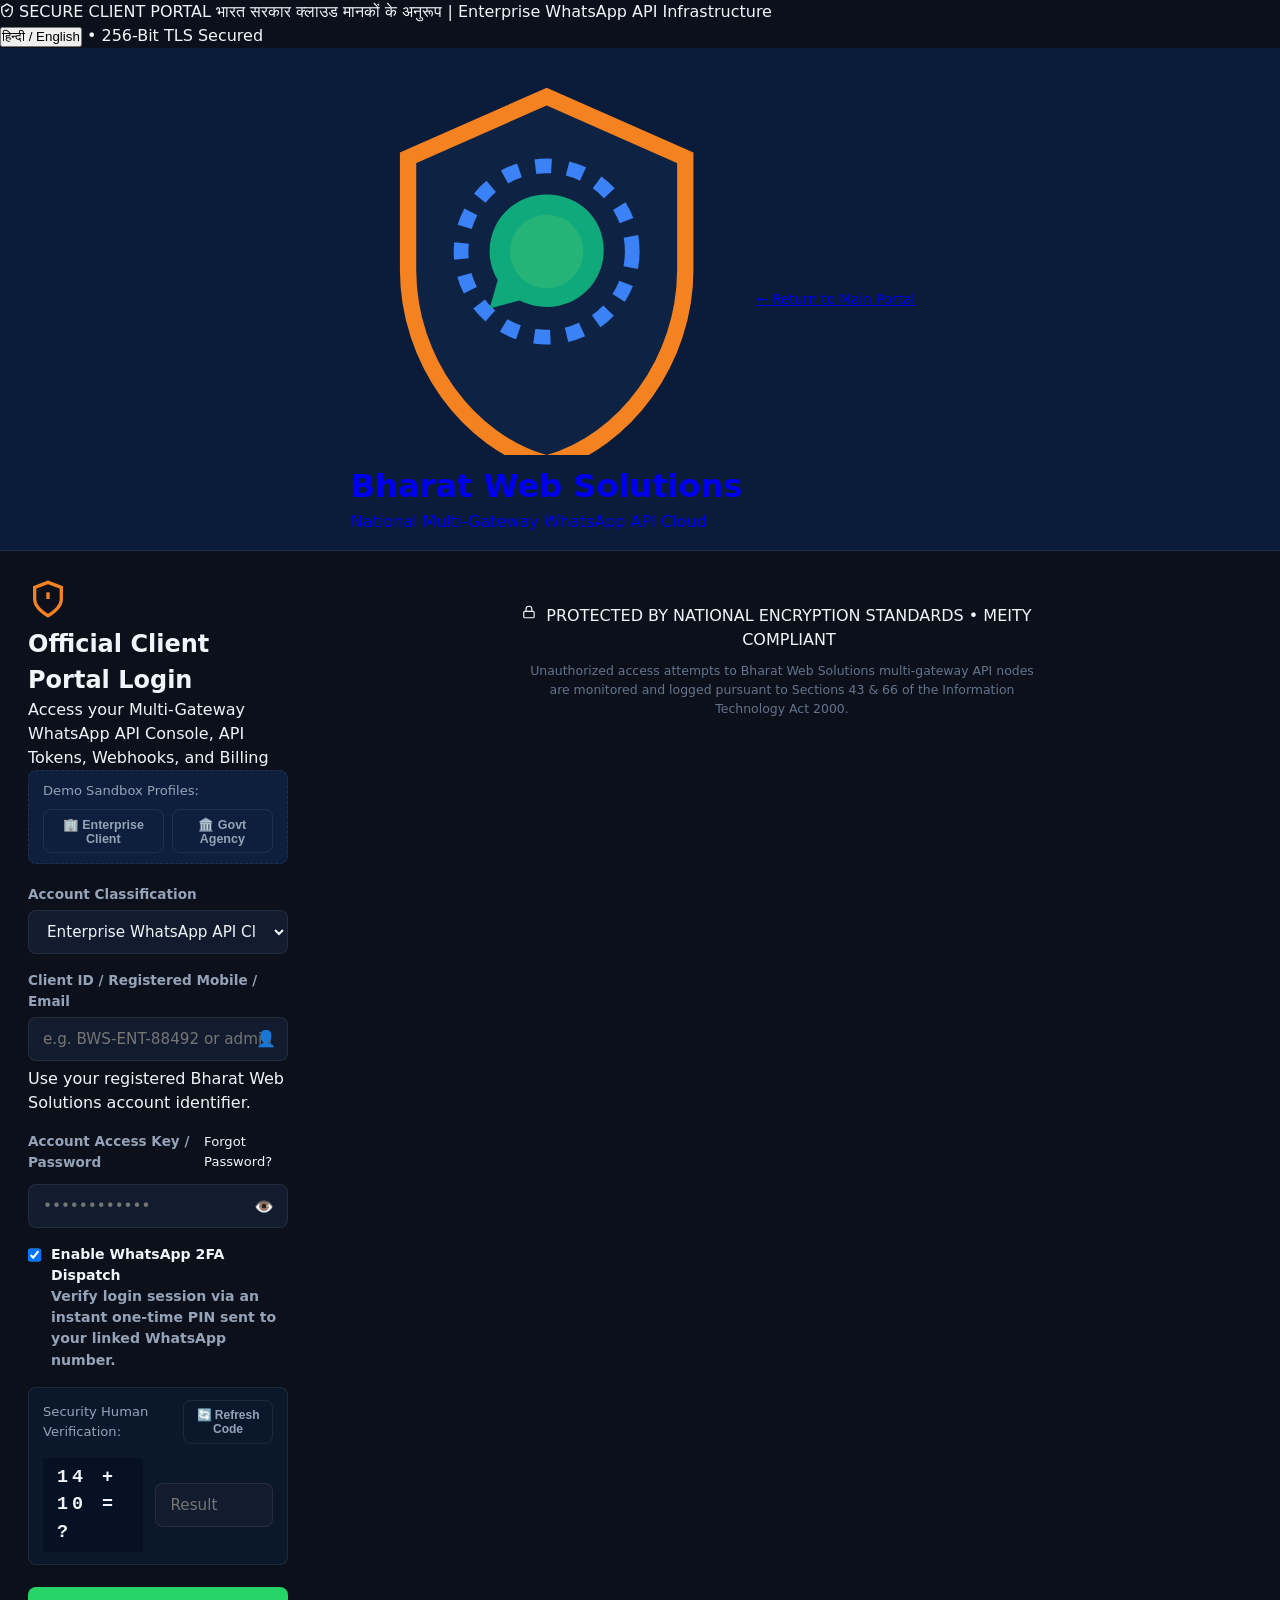
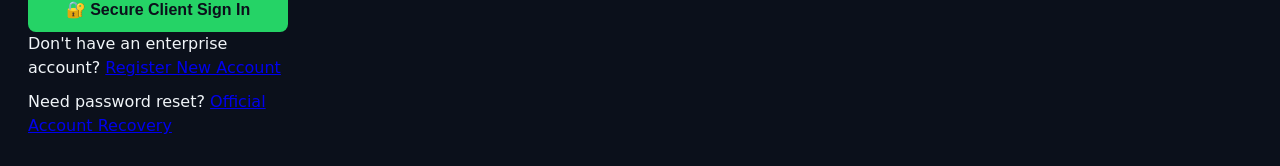
<file: login.html>
<!DOCTYPE html>
<html lang="en">
<head>
  <meta charset="UTF-8">
  <meta name="viewport" content="width=device-width, initial-scale=1.0">
  <title>Client Portal Login | Bharat Web Solutions Multi-Gateway Cloud</title>
  <link rel="stylesheet" href="style.css">
</head>
<body class="auth-body">

  <!-- Top Enterprise & Government Portal Header -->
  <div class="bws-topbar">
    <div class="bws-topbar-content">
      <div class="bws-topbar-left">
        <span class="gov-badge-seal">
          <svg width="14" height="14" viewBox="0 0 24 24" fill="none" stroke="currentColor" stroke-width="2.5">
            <path d="M12 2L3 7v6c0 5.55 3.84 10.74 9 12 5.16-1.26 9-6.45 9-12V7l-9-5z"/>
            <path d="M9 12l2 2 4-4"/>
          </svg>
          SECURE CLIENT PORTAL
        </span>
        <span id="portal-top-banner">भारत सरकार क्लाउड मानकों के अनुरूप | Enterprise WhatsApp API Infrastructure</span>
      </div>
      <div class="bws-topbar-right">
        <button class="lang-switch-btn" onclick="toggleLanguage()" id="lang-btn">हिन्दी / English</button>
        <span>•</span>
        <span>256-Bit TLS Secured</span>
      </div>
    </div>
  </div>

  <!-- Minimal Brand Header -->
  <header style="padding: 16px 20px; border-bottom: 1px solid var(--border-color); background: rgba(11, 30, 61, 0.95); backdrop-filter: blur(10px);">
    <div style="max-width: 1200px; margin: 0 auto; display: flex; justify-content: space-between; align-items: center;">
      <a href="index.html" class="bws-logo-group" style="text-decoration: none;">
        <div class="bws-logo-emblem">
          <svg viewBox="0 0 48 48" fill="none">
            <path d="M24 4L7 11.5v13.8c0 10.9 7.3 21.1 17 23.7 9.7-2.6 17-12.8 17-23.7V11.5L24 4z" fill="#0E2344" stroke="#F58220" stroke-width="2"/>
            <circle cx="24" cy="23" r="10.5" stroke="#3B82F6" stroke-width="1.8" stroke-dasharray="2 2"/>
            <circle cx="24" cy="23" r="4.5" fill="#F58220"/>
            <path d="M24 16c-3.9 0-7 3.1-7 7 0 1.3.4 2.5 1 3.5L17 30l3.7-1c1 .5 2.1.8 3.3.8 3.9 0 7-3.1 7-7s-3.1-6.8-7-6.8z" fill="#10B981" opacity="0.9"/>
          </svg>
        </div>
        <div class="bws-brand-text">
          <h1>Bharat Web Solutions</h1>
          <p>National Multi-Gateway WhatsApp API Cloud</p>
        </div>
      </a>

      <div style="display: flex; gap: 10px; align-items: center;">
        <a href="index.html" class="bws-nav-btn bws-nav-btn-secondary" style="font-size: 0.85rem; padding: 8px 14px;">
          ← Return to Main Portal
        </a>
      </div>
    </div>
  </header>

  <!-- Login Container -->
  <main class="auth-container">
    <div class="auth-card">
      
      <!-- Top Emblem & Card Header -->
      <div class="auth-header">
        <div class="gov-ashok-emblem">
          <svg width="40" height="40" viewBox="0 0 24 24" fill="none" stroke="#F58220" stroke-width="2">
            <path d="M12 22s8-4 8-10V5l-8-3-8 3v7c0 6 8 10 8 10z"/>
            <path d="M12 8v4"/>
            <path d="M12 16h.01"/>
          </svg>
        </div>
        <h2 class="auth-title" id="auth-title-text">Official Client Portal Login</h2>
        <p class="auth-subtitle" id="auth-sub-text">
          Access your Multi-Gateway WhatsApp API Console, API Tokens, Webhooks, and Billing
        </p>
      </div>

      <!-- Quick Test Fill Buttons -->
      <div style="background: rgba(15, 39, 74, 0.7); border: 1px dashed var(--border-color); border-radius: var(--radius-sm); padding: 10px 14px; margin-bottom: 20px; display: flex; justify-content: space-between; align-items: center; flex-wrap: wrap; gap: 8px;">
        <span style="font-size: 0.82rem; color: var(--text-secondary);">Demo Sandbox Profiles:</span>
        <div style="display: flex; gap: 8px;">
          <button type="button" class="btn btn-outline" style="padding: 4px 10px; font-size: 0.78rem;" onclick="fillDemo('client')">
            🏢 Enterprise Client
          </button>
          <button type="button" class="btn btn-outline" style="padding: 4px 10px; font-size: 0.78rem;" onclick="fillDemo('govt')">
            🏛️ Govt Agency
          </button>
        </div>
      </div>

      <!-- Alert / Status Notice Box -->
      <div id="login-alert-box" style="display: none; padding: 12px 16px; border-radius: var(--radius-sm); margin-bottom: 18px; font-size: 0.88rem; line-height: 1.4;"></div>

      <!-- Login Form -->
      <form id="client-login-form" onsubmit="handleLoginSubmit(event)">
        
        <!-- Account / Tier Type -->
        <div class="form-group">
          <label class="form-label" for="login-tier" id="lbl-tier">Account Classification</label>
          <select class="form-control" id="login-tier">
            <option value="enterprise">Enterprise WhatsApp API Client (Multi-Gateway)</option>
            <option value="govt">Government Agency / PSU Department</option>
            <option value="fintech">Fintech &amp; Banking OTP Dispatcher</option>
            <option value="developer">Registered Developer Sandbox</option>
          </select>
        </div>

        <!-- Client ID / Mobile / Email -->
        <div class="form-group">
          <label class="form-label" for="login-identifier" id="lbl-id">Client ID / Registered Mobile / Email</label>
          <div style="position: relative;">
            <input type="text" class="form-control" id="login-identifier" placeholder="e.g. BWS-ENT-88492 or admin@agency.gov.in" required>
            <span style="position: absolute; right: 12px; top: 50%; transform: translateY(-50%); color: var(--text-secondary); pointer-events: none;">
              👤
            </span>
          </div>
          <div class="form-hint" id="hint-id">Use your registered Bharat Web Solutions account identifier.</div>
        </div>

        <!-- Password -->
        <div class="form-group">
          <div style="display: flex; justify-content: space-between; align-items: center; margin-bottom: 6px;">
            <label class="form-label" for="login-password" style="margin-bottom: 0;" id="lbl-pwd">Account Access Key / Password</label>
            <a href="forgot-password.html" style="font-size: 0.82rem; color: var(--accent-saffron); text-decoration: none;">Forgot Password?</a>
          </div>
          <div style="position: relative;">
            <input type="password" class="form-control" id="login-password" placeholder="••••••••••••" required style="padding-right: 44px;">
            <button type="button" onclick="togglePasswordVisibility()" style="position: absolute; right: 10px; top: 50%; transform: translateY(-50%); background: transparent; border: none; color: var(--text-secondary); cursor: pointer; padding: 4px; font-size: 1rem;">
              👁️
            </button>
          </div>
        </div>

        <!-- 2FA WhatsApp Verification Checkbox -->
        <div class="form-group" style="margin-top: 14px;">
          <label style="display: flex; align-items: flex-start; gap: 10px; font-size: 0.88rem; color: var(--text-secondary); cursor: pointer;">
            <input type="checkbox" id="check-2fa" checked style="margin-top: 3px; accent-color: var(--accent-saffron); width: 16px; height: 16px;">
            <span>
              <strong style="color: var(--text-primary);">Enable WhatsApp 2FA Dispatch</strong>
              <br>Verify login session via an instant one-time PIN sent to your linked WhatsApp number.
            </span>
          </label>
        </div>

        <!-- Math Security CAPTCHA -->
        <div class="form-group" style="background: rgba(14, 35, 68, 0.4); border: 1px solid var(--border-color); border-radius: var(--radius-sm); padding: 12px 14px;">
          <div style="display: flex; justify-content: space-between; align-items: center; margin-bottom: 8px;">
            <span style="font-size: 0.82rem; color: var(--text-secondary); font-weight: 500;">Security Human Verification:</span>
            <button type="button" class="btn btn-outline" style="padding: 2px 8px; font-size: 0.75rem;" onclick="generateCaptcha()">
              🔄 Refresh Code
            </button>
          </div>
          <div style="display: flex; gap: 12px; align-items: center;">
            <div id="captcha-display" style="background: #061124; border: 1px solid var(--accent-saffron); border-radius: 4px; padding: 6px 14px; font-family: monospace; font-size: 1.15rem; font-weight: 700; letter-spacing: 4px; color: var(--accent-saffron); user-select: none;">
              7 + 5 = ?
            </div>
            <input type="text" class="form-control" id="captcha-input" placeholder="Result" style="max-width: 120px;" required>
          </div>
        </div>

        <!-- Submit Button -->
        <div style="margin-top: 22px;">
          <button type="submit" class="btn btn-primary" id="btn-login" style="width: 100%; justify-content: center; padding: 12px; font-size: 1rem;">
            🔐 Secure Client Sign In
          </button>
        </div>

        <!-- Two-Factor OTP Interactive Modal Container (Hidden by default) -->
        <div id="otp-modal-section" style="display: none; margin-top: 20px; background: rgba(15, 39, 74, 0.9); border: 1px solid var(--accent-success); border-radius: var(--radius-md); padding: 18px;">
          <div style="display: flex; align-items: center; gap: 8px; margin-bottom: 10px;">
            <span style="color: var(--accent-success); font-size: 1.2rem;">📱</span>
            <strong style="color: #ffffff; font-size: 0.95rem;">Enter WhatsApp 2FA One-Time PIN</strong>
          </div>
          <p style="color: var(--text-secondary); font-size: 0.85rem; margin-bottom: 12px;">
            A 6-digit security code was dispatched via Gateway Alpha to your linked number <strong style="color: var(--accent-saffron);">+91 •••••••210</strong>.
          </p>
          <div style="display: flex; gap: 8px; margin-bottom: 12px;">
            <input type="text" class="form-control" id="otp-input" placeholder="e.g. 529184" maxlength="6" style="text-align: center; letter-spacing: 6px; font-size: 1.2rem; font-weight: bold;">
          </div>
          <div style="display: flex; gap: 8px;">
            <button type="button" class="btn btn-primary" style="flex: 1;" onclick="verifyOtpAndProceed()">
              ✓ Verify &amp; Launch Console
            </button>
            <button type="button" class="btn btn-secondary" onclick="simulateResendOtp()">
              Resend OTP
            </button>
          </div>
        </div>

      </form>

      <!-- Footer Links -->
      <div class="auth-footer">
        <p style="margin-bottom: 10px;">
          Don't have an enterprise account? 
          <a href="register.html" class="auth-link">Register New Account</a>
        </p>
        <p style="margin-bottom: 0;">
          Need password reset? 
          <a href="forgot-password.html" class="auth-link">Official Account Recovery</a>
        </p>
      </div>

    </div>

    <!-- Security & Compliance Seal -->
    <div style="max-width: 520px; margin: 24px auto 0; text-align: center;">
      <div class="security-seal-badge" style="justify-content: center; display: inline-flex;">
        <svg width="16" height="16" viewBox="0 0 24 24" fill="none" stroke="currentColor" stroke-width="2">
          <rect x="3" y="11" width="18" height="11" rx="2" ry="2"></rect>
          <path d="M7 11V7a5 5 0 0 1 10 0v4"></path>
        </svg>
        <span>PROTECTED BY NATIONAL ENCRYPTION STANDARDS • MEITY COMPLIANT</span>
      </div>
      <p style="color: #64748b; font-size: 0.78rem; margin-top: 10px; line-height: 1.5;">
        Unauthorized access attempts to Bharat Web Solutions multi-gateway API nodes are monitored and logged pursuant to Sections 43 &amp; 66 of the Information Technology Act 2000.
      </p>
    </div>
  </main>

  <!-- Login Logic & Simulation Script -->
  <script>
    let captchaAnswer = 0;
    let isHindi = false;

    // Generate random math captcha
    function generateCaptcha() {
      const a = Math.floor(Math.random() * 12) + 3;
      const b = Math.floor(Math.random() * 9) + 2;
      captchaAnswer = a + b;
      const display = document.getElementById('captcha-display');
      if (display) {
        display.innerText = `${a} + ${b} = ?`;
      }
      const input = document.getElementById('captcha-input');
      if (input) input.value = '';
    }

    // Toggle Password Visibility
    function togglePasswordVisibility() {
      const pwd = document.getElementById('login-password');
      if (pwd.type === 'password') {
        pwd.type = 'text';
      } else {
        pwd.type = 'password';
      }
    }

    // Quick Fill Demo profiles
    function fillDemo(type) {
      const idInput = document.getElementById('login-identifier');
      const pwdInput = document.getElementById('login-password');
      const tierSelect = document.getElementById('login-tier');
      const captchaInput = document.getElementById('captcha-input');

      if (type === 'client') {
        idInput.value = 'BWS-ENT-88492';
        pwdInput.value = 'EnterprisePass@2025';
        tierSelect.value = 'enterprise';
      } else {
        idInput.value = 'nodal.officer@nic.bws.gov.in';
        pwdInput.value = 'GovtAuthSecret#442';
        tierSelect.value = 'govt';
      }

      captchaInput.value = captchaAnswer;

      showAlert('Demo credentials filled for ' + (type === 'client' ? 'Enterprise Client' : 'Government Agency') + '. Click "Secure Client Sign In".', 'info');
    }

    // Show custom alert
    function showAlert(msg, type = 'info') {
      const box = document.getElementById('login-alert-box');
      box.style.display = 'block';
      if (type === 'error') {
        box.style.background = 'rgba(239, 68, 68, 0.15)';
        box.style.border = '1px solid var(--accent-danger)';
        box.style.color = '#fca5a5';
      } else if (type === 'success') {
        box.style.background = 'rgba(16, 185, 129, 0.15)';
        box.style.border = '1px solid var(--accent-success)';
        box.style.color = '#a7f3d0';
      } else {
        box.style.background = 'rgba(59, 130, 246, 0.15)';
        box.style.border = '1px solid #3b82f6';
        box.style.color = '#bfdbfe';
      }
      box.innerText = msg;
    }

    // Handle form submit
    function handleLoginSubmit(event) {
      event.preventDefault();
      const identifier = document.getElementById('login-identifier').value.trim();
      const password = document.getElementById('login-password').value.trim();
      const captchaVal = parseInt(document.getElementById('captcha-input').value.trim(), 10);
      const is2FA = document.getElementById('check-2fa').checked;
      const btn = document.getElementById('btn-login');

      // Validate captcha
      if (captchaVal !== captchaAnswer) {
        showAlert('Security verification code is incorrect. Please recheck the math sum.', 'error');
        generateCaptcha();
        return;
      }

      btn.disabled = true;
      btn.innerHTML = '🔄 Authenticating with Node Gateway Cluster...';

      setTimeout(() => {
        if (is2FA) {
          btn.innerHTML = 'Waiting for 2FA Verification...';
          showAlert('Primary credentials accepted. An authentication OTP has been sent via WhatsApp to your registered device.', 'success');
          document.getElementById('otp-modal-section').style.display = 'block';
          document.getElementById('otp-input').value = '529184';
          document.getElementById('otp-input').focus();
        } else {
          loginSuccess();
        }
      }, 700);
    }

    // Verify OTP & Proceed
    function verifyOtpAndProceed() {
      const otp = document.getElementById('otp-input').value.trim();
      if (!otp || otp.length < 4) {
        showAlert('Please enter the valid OTP code received on WhatsApp.', 'error');
        return;
      }
      loginSuccess();
    }

    // Simulate Resend OTP
    function simulateResendOtp() {
      showAlert('New 6-digit WhatsApp OTP dispatched via Gateway Beta to linked phone.', 'info');
      document.getElementById('otp-input').value = Math.floor(100000 + Math.random() * 900000);
    }

    // Finish login transition
    function loginSuccess() {
      showAlert('Authentication Successful! Initializing Bharat Web Solutions Control Center session...', 'success');
      const btn = document.getElementById('btn-login');
      btn.innerHTML = '✓ Access Granted! Redirecting...';
      btn.style.background = 'var(--accent-success)';
      btn.style.color = '#ffffff';

      setTimeout(() => {
        window.location.href = 'index.html#orchestration';
      }, 1200);
    }

    // Toggle Hindi / English language UI
    function toggleLanguage() {
      isHindi = !isHindi;
      const btn = document.getElementById('lang-btn');
      const title = document.getElementById('auth-title-text');
      const sub = document.getElementById('auth-sub-text');
      const topBanner = document.getElementById('portal-top-banner');
      const lblTier = document.getElementById('lbl-tier');
      const lblId = document.getElementById('lbl-id');
      const lblPwd = document.getElementById('lbl-pwd');
      const btnLogin = document.getElementById('btn-login');

      if (isHindi) {
        btn.innerText = 'English / हिन्दी';
        title.innerText = 'आधिकारिक क्लाइंट पोर्टल लॉगिन';
        sub.innerText = 'अपने मल्टी-गेटवे व्हाट्सएप एपीआई कंसोल, टोकन और बिलिंग को एक्सेस करें';
        topBanner.innerText = 'राष्ट्रीय सुरक्षित प्रमाणीकरण गेटवे | भारत वेब सॉल्यूशंस';
        lblTier.innerText = 'खाता वर्गीकरण';
        lblId.innerText = 'क्लाइंट आईडी / पंजीकृत मोबाइल / ईमेल';
        lblPwd.innerText = 'खाता एक्सेस कुंजी / पासवर्ड';
        btnLogin.innerText = '🔐 सुरक्षित क्लाइंट साइन इन';
      } else {
        btn.innerText = 'हिन्दी / English';
        title.innerText = 'Official Client Portal Login';
        sub.innerText = 'Access your Multi-Gateway WhatsApp API Console, API Tokens, Webhooks, and Billing';
        topBanner.innerText = 'भारत सरकार क्लाउड मानकों के अनुरूप | Enterprise WhatsApp API Infrastructure';
        lblTier.innerText = 'Account Classification';
        lblId.innerText = 'Client ID / Registered Mobile / Email';
        lblPwd.innerText = 'Account Access Key / Password';
        btnLogin.innerText = '🔐 Secure Client Sign In';
      }
    }

    // Init captcha on page load
    window.addEventListener('DOMContentLoaded', () => {
      generateCaptcha();
    });
  </script>
</body>
</html>
</file>
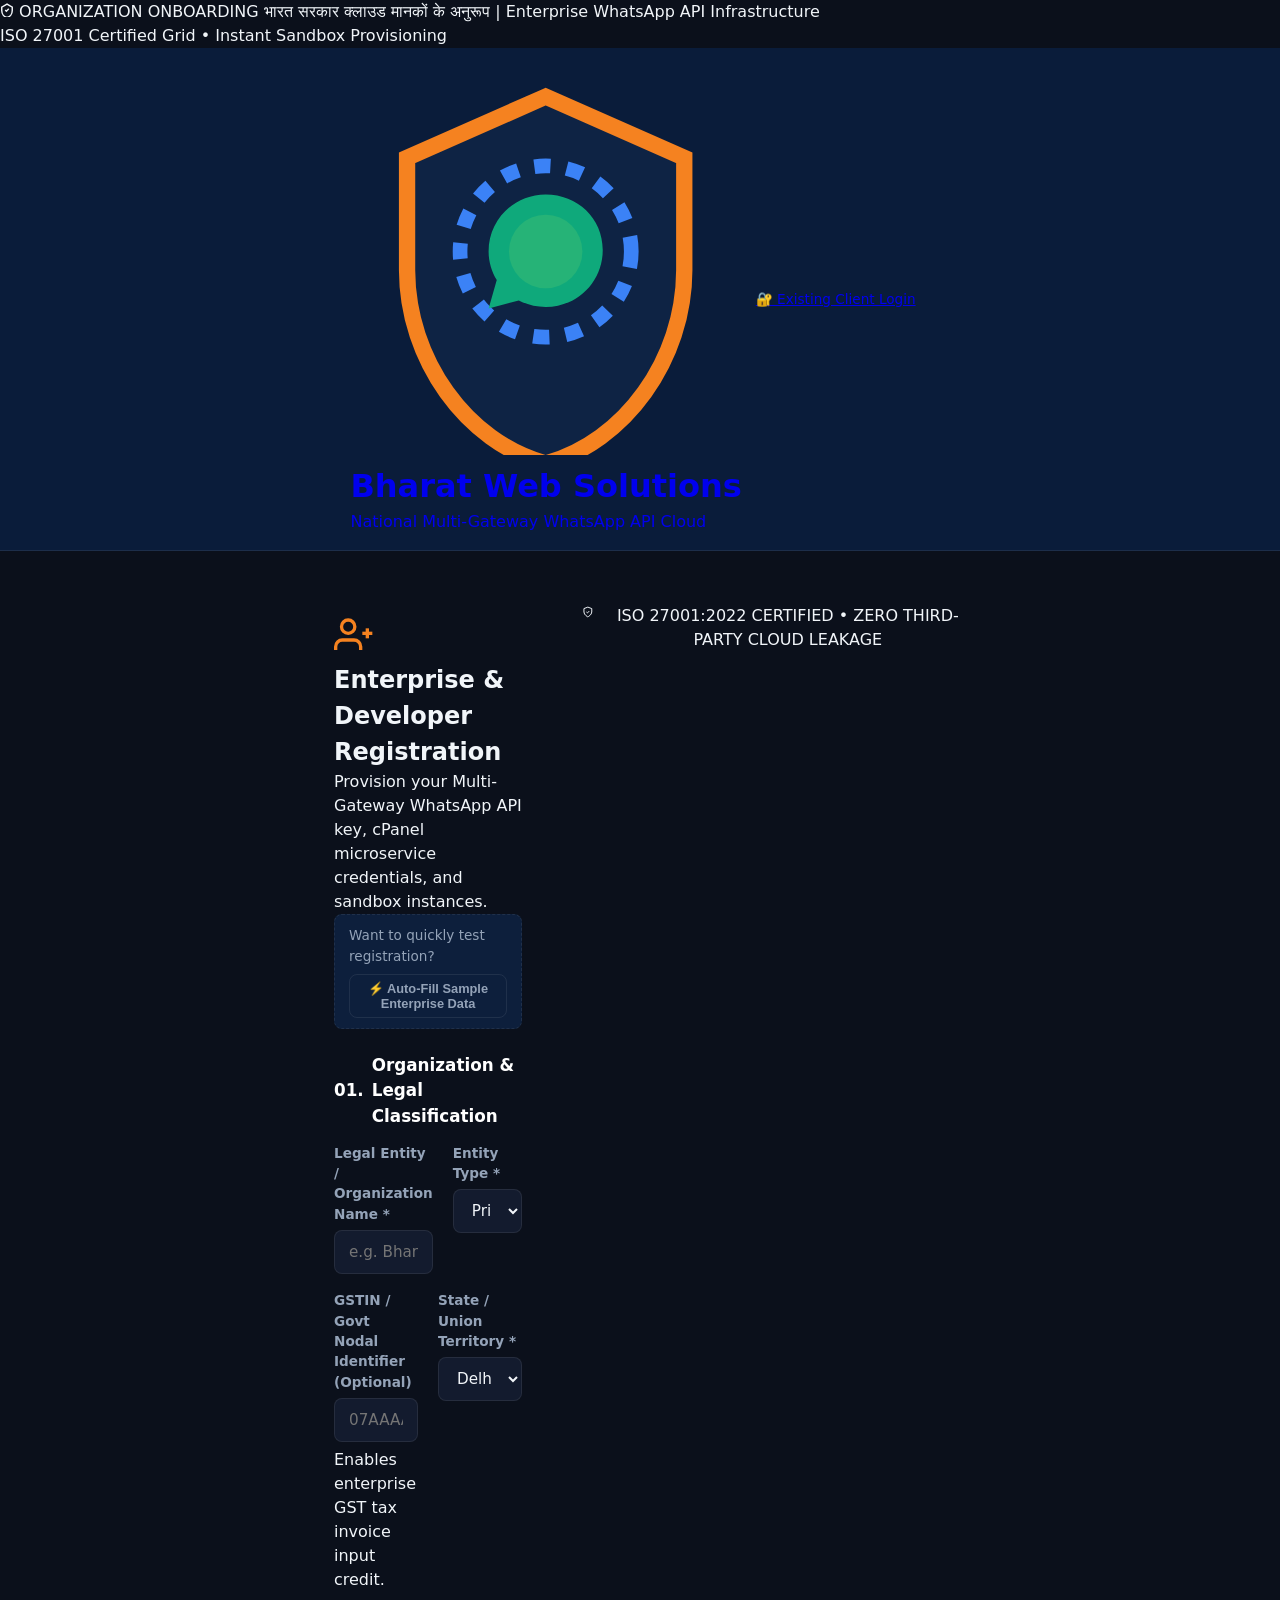
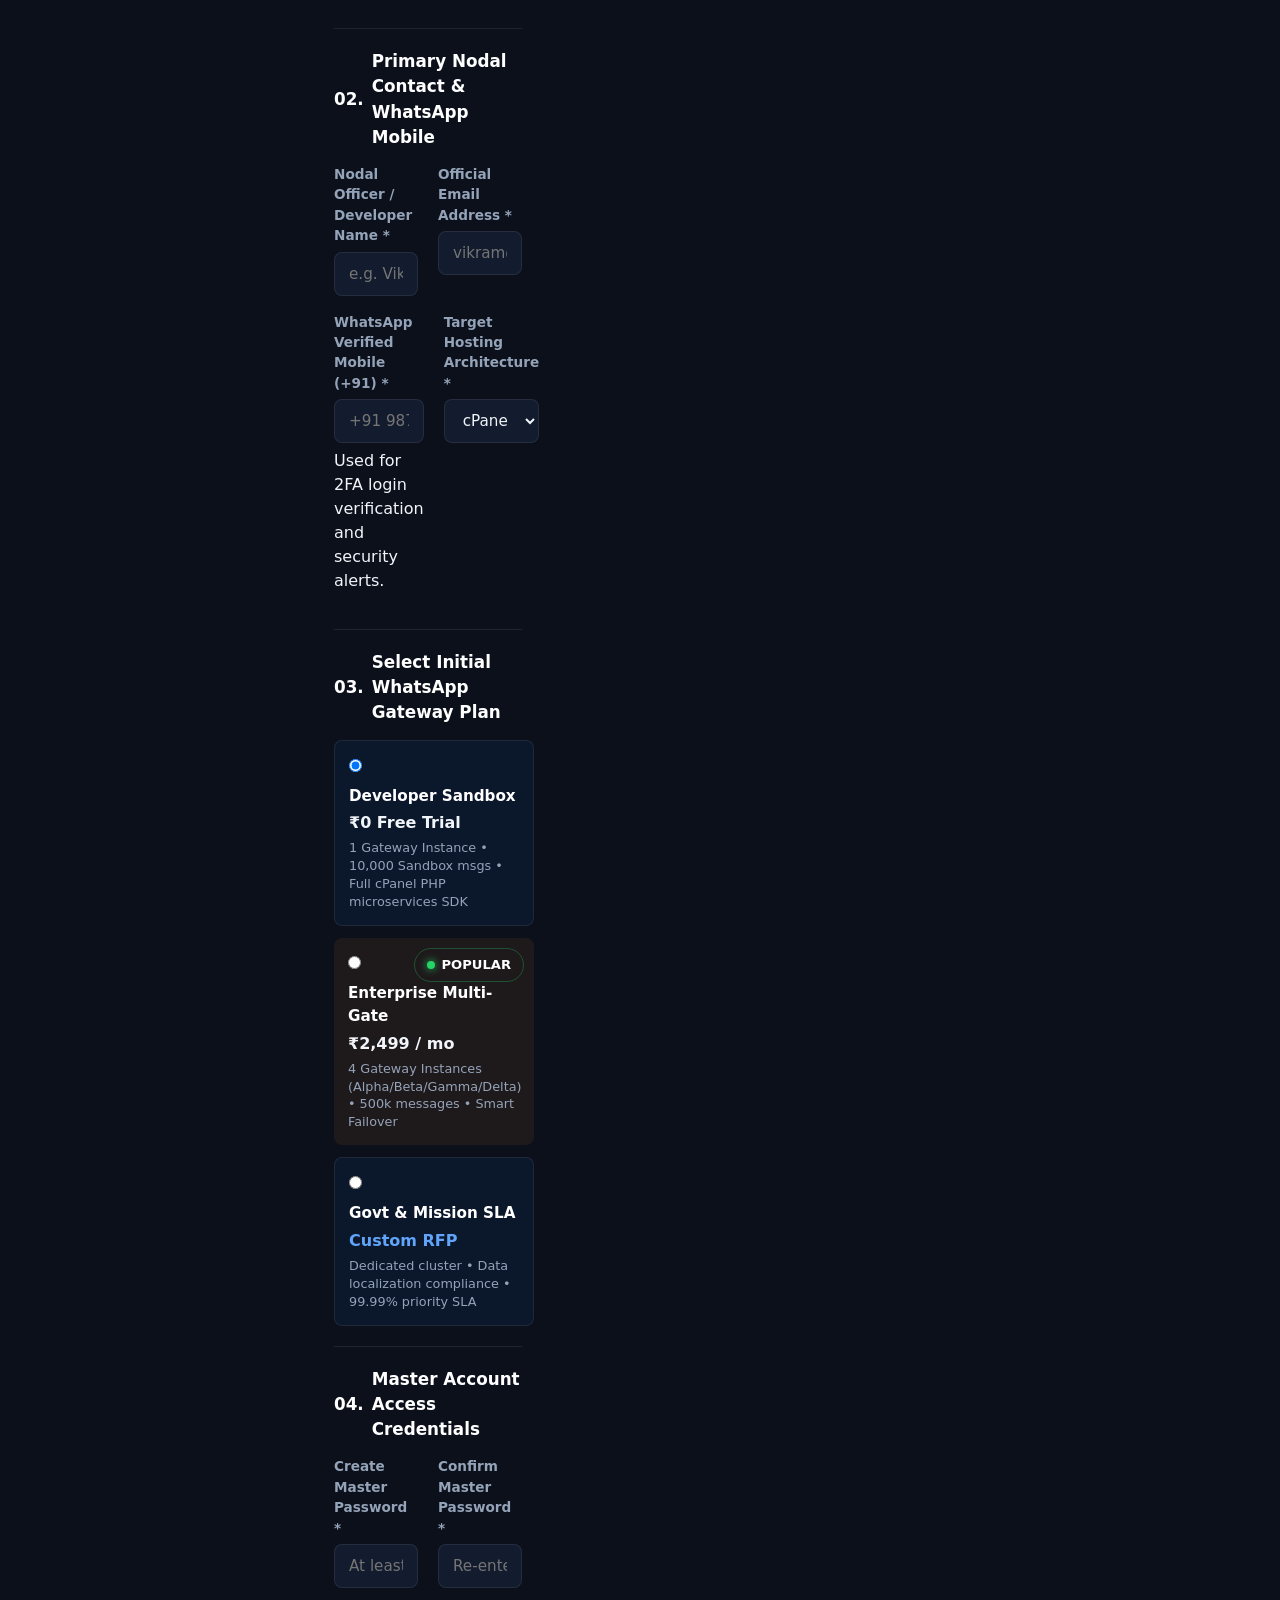
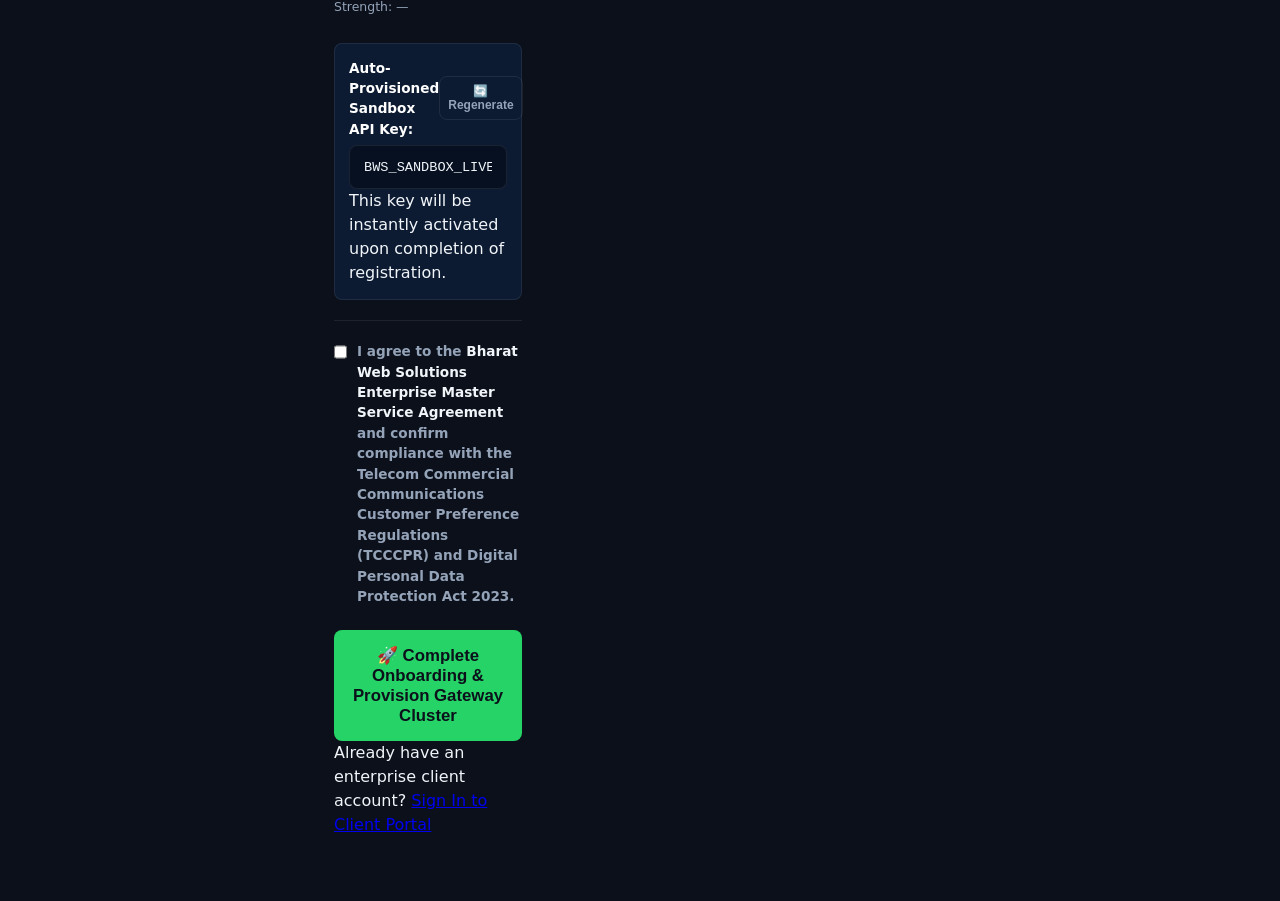
<file: register.html>
<!DOCTYPE html>
<html lang="en">
<head>
  <meta charset="UTF-8">
  <meta name="viewport" content="width=device-width, initial-scale=1.0">
  <title>Enterprise Registration | Bharat Web Solutions Multi-Gateway Cloud</title>
  <link rel="stylesheet" href="style.css">
</head>
<body class="auth-body">

  <!-- Top Enterprise & Government Portal Header -->
  <div class="bws-topbar">
    <div class="bws-topbar-content">
      <div class="bws-topbar-left">
        <span class="gov-badge-seal">
          <svg width="14" height="14" viewBox="0 0 24 24" fill="none" stroke="currentColor" stroke-width="2.5">
            <path d="M12 2L3 7v6c0 5.55 3.84 10.74 9 12 5.16-1.26 9-6.45 9-12V7l-9-5z"/>
            <path d="M9 12l2 2 4-4"/>
          </svg>
          ORGANIZATION ONBOARDING
        </span>
        <span>भारत सरकार क्लाउड मानकों के अनुरूप | Enterprise WhatsApp API Infrastructure</span>
      </div>
      <div class="bws-topbar-right">
        <span>ISO 27001 Certified Grid</span>
        <span>•</span>
        <span>Instant Sandbox Provisioning</span>
      </div>
    </div>
  </div>

  <!-- Minimal Brand Header -->
  <header style="padding: 16px 20px; border-bottom: 1px solid var(--border-color); background: rgba(11, 30, 61, 0.95); backdrop-filter: blur(10px);">
    <div style="max-width: 1200px; margin: 0 auto; display: flex; justify-content: space-between; align-items: center;">
      <a href="index.html" class="bws-logo-group" style="text-decoration: none;">
        <div class="bws-logo-emblem">
          <svg viewBox="0 0 48 48" fill="none">
            <path d="M24 4L7 11.5v13.8c0 10.9 7.3 21.1 17 23.7 9.7-2.6 17-12.8 17-23.7V11.5L24 4z" fill="#0E2344" stroke="#F58220" stroke-width="2"/>
            <circle cx="24" cy="23" r="10.5" stroke="#3B82F6" stroke-width="1.8" stroke-dasharray="2 2"/>
            <circle cx="24" cy="23" r="4.5" fill="#F58220"/>
            <path d="M24 16c-3.9 0-7 3.1-7 7 0 1.3.4 2.5 1 3.5L17 30l3.7-1c1 .5 2.1.8 3.3.8 3.9 0 7-3.1 7-7s-3.1-6.8-7-6.8z" fill="#10B981" opacity="0.9"/>
          </svg>
        </div>
        <div class="bws-brand-text">
          <h1>Bharat Web Solutions</h1>
          <p>National Multi-Gateway WhatsApp API Cloud</p>
        </div>
      </a>

      <div style="display: flex; gap: 10px; align-items: center;">
        <a href="login.html" class="bws-nav-btn bws-nav-btn-primary" style="font-size: 0.85rem; padding: 8px 14px;">
          🔐 Existing Client Login
        </a>
      </div>
    </div>
  </header>

  <!-- Registration Main Container -->
  <main class="auth-container" style="max-width: 740px;">
    <div class="auth-card" style="padding: clamp(24px, 5vw, 36px);">
      
      <!-- Top Header -->
      <div class="auth-header">
        <div class="gov-ashok-emblem">
          <svg width="40" height="40" viewBox="0 0 24 24" fill="none" stroke="#F58220" stroke-width="2">
            <path d="M16 21v-2a4 4 0 0 0-4-4H5a4 4 0 0 0-4 4v2"></path>
            <circle cx="8.5" cy="7" r="4"></circle>
            <line x1="20" y1="8" x2="20" y2="14"></line>
            <line x1="23" y1="11" x2="17" y2="11"></line>
          </svg>
        </div>
        <h2 class="auth-title">Enterprise &amp; Developer Registration</h2>
        <p class="auth-subtitle">
          Provision your Multi-Gateway WhatsApp API key, cPanel microservice credentials, and sandbox instances.
        </p>
      </div>

      <!-- Quick Fill Sample Organization Button -->
      <div style="background: rgba(15, 39, 74, 0.7); border: 1px dashed var(--border-color); border-radius: var(--radius-sm); padding: 10px 14px; margin-bottom: 24px; display: flex; justify-content: space-between; align-items: center; flex-wrap: wrap; gap: 8px;">
        <span style="font-size: 0.85rem; color: var(--text-secondary);">Want to quickly test registration?</span>
        <button type="button" class="btn btn-outline" style="padding: 4px 12px; font-size: 0.8rem;" onclick="fillSampleRegistration()">
          ⚡ Auto-Fill Sample Enterprise Data
        </button>
      </div>

      <!-- Status Alert Box -->
      <div id="reg-alert-box" style="display: none; padding: 12px 16px; border-radius: var(--radius-sm); margin-bottom: 20px; font-size: 0.88rem; line-height: 1.4;"></div>

      <!-- Registration Form -->
      <form id="client-reg-form" onsubmit="handleRegistrationSubmit(event)">
        
        <!-- SECTION 1: ORGANIZATION / ENTITY DETAILS -->
        <div style="border-bottom: 1px solid var(--border-color); padding-bottom: 20px; margin-bottom: 20px;">
          <h3 style="font-size: 1.05rem; color: #ffffff; margin-bottom: 14px; display: flex; align-items: center; gap: 8px;">
            <span style="color: var(--accent-saffron);">01.</span> Organization &amp; Legal Classification
          </h3>

          <div class="grid-2">
            <div class="form-group">
              <label class="form-label" for="reg-org-name">Legal Entity / Organization Name *</label>
              <input type="text" class="form-control" id="reg-org-name" placeholder="e.g. Bharat Logistics Ltd. or NIC Dept" required>
            </div>

            <div class="form-group">
              <label class="form-label" for="reg-org-type">Entity Type *</label>
              <select class="form-control" id="reg-org-type">
                <option value="pvt_ltd">Private Limited / Public Limited</option>
                <option value="govt_body">Government Body / State Agency / PSU</option>
                <option value="fintech">Fintech / Bank / NBFC Institution</option>
                <option value="llp">LLP / Partnership / MSME</option>
                <option value="developer">Individual Software Developer</option>
              </select>
            </div>
          </div>

          <div class="grid-2">
            <div class="form-group">
              <label class="form-label" for="reg-gstin">GSTIN / Govt Nodal Identifier (Optional)</label>
              <input type="text" class="form-control" id="reg-gstin" placeholder="07AAAAA0000A1Z5 / NIC-GOV-ID">
              <div class="form-hint">Enables enterprise GST tax invoice input credit.</div>
            </div>

            <div class="form-group">
              <label class="form-label" for="reg-state">State / Union Territory *</label>
              <select class="form-control" id="reg-state">
                <option value="DL">Delhi (NCT)</option>
                <option value="MH">Maharashtra</option>
                <option value="KA">Karnataka</option>
                <option value="TN">Tamil Nadu</option>
                <option value="UP">Uttar Pradesh</option>
                <option value="GJ">Gujarat</option>
                <option value="WB">West Bengal</option>
                <option value="OTHER">Other Indian State / UT</option>
              </select>
            </div>
          </div>
        </div>

        <!-- SECTION 2: NODAL CONTACT & WHATSAPP PHONE -->
        <div style="border-bottom: 1px solid var(--border-color); padding-bottom: 20px; margin-bottom: 20px;">
          <h3 style="font-size: 1.05rem; color: #ffffff; margin-bottom: 14px; display: flex; align-items: center; gap: 8px;">
            <span style="color: var(--accent-saffron);">02.</span> Primary Nodal Contact &amp; WhatsApp Mobile
          </h3>

          <div class="grid-2">
            <div class="form-group">
              <label class="form-label" for="reg-contact-name">Nodal Officer / Developer Name *</label>
              <input type="text" class="form-control" id="reg-contact-name" placeholder="e.g. Vikram Sharma" required>
            </div>

            <div class="form-group">
              <label class="form-label" for="reg-email">Official Email Address *</label>
              <input type="email" class="form-control" id="reg-email" placeholder="vikram@bharatlogistics.in" required>
            </div>
          </div>

          <div class="grid-2">
            <div class="form-group">
              <label class="form-label" for="reg-phone">WhatsApp Verified Mobile (+91) *</label>
              <input type="text" class="form-control" id="reg-phone" placeholder="+91 98765 43210" required>
              <div class="form-hint">Used for 2FA login verification and security alerts.</div>
            </div>

            <div class="form-group">
              <label class="form-label" for="reg-infra">Target Hosting Architecture *</label>
              <select class="form-control" id="reg-infra">
                <option value="cpanel">cPanel Shared Hosting (PHP 8.2 + Node Selector)</option>
                <option value="vps">Dedicated Linux VPS (Ubuntu / Rocky Linux)</option>
                <option value="cloud">Bharat Web Solutions Managed Cloud Grid</option>
                <option value="onpremise">On-Premises Air-Gapped Deployment</option>
              </select>
            </div>
          </div>
        </div>

        <!-- SECTION 3: GATEWAY TIER SELECTION -->
        <div style="border-bottom: 1px solid var(--border-color); padding-bottom: 20px; margin-bottom: 20px;">
          <h3 style="font-size: 1.05rem; color: #ffffff; margin-bottom: 14px; display: flex; align-items: center; gap: 8px;">
            <span style="color: var(--accent-saffron);">03.</span> Select Initial WhatsApp Gateway Plan
          </h3>

          <div style="display: grid; grid-template-columns: repeat(auto-fit, minmax(200px, 1fr)); gap: 12px;">
            
            <label style="border: 1px solid var(--border-color); border-radius: var(--radius-sm); padding: 14px; background: rgba(14, 35, 68, 0.4); cursor: pointer; display: block; position: relative;">
              <input type="radio" name="tier_plan" value="sandbox" checked style="accent-color: var(--accent-saffron);">
              <strong style="color: #ffffff; display: block; margin-top: 6px; font-size: 0.95rem;">Developer Sandbox</strong>
              <div style="color: var(--accent-success); font-weight: 700; margin: 4px 0;">₹0 Free Trial</div>
              <div style="color: var(--text-secondary); font-size: 0.8rem; line-height: 1.4;">
                1 Gateway Instance • 10,000 Sandbox msgs • Full cPanel PHP microservices SDK
              </div>
            </label>

            <label style="border: 1px solid var(--accent-saffron); border-radius: var(--radius-sm); padding: 14px; background: rgba(245, 130, 32, 0.08); cursor: pointer; display: block; position: relative;">
              <span class="badge" style="position: absolute; right: 10px; top: 10px; background: var(--accent-saffron); color: #ffffff;">POPULAR</span>
              <input type="radio" name="tier_plan" value="enterprise" style="accent-color: var(--accent-saffron);">
              <strong style="color: #ffffff; display: block; margin-top: 6px; font-size: 0.95rem;">Enterprise Multi-Gate</strong>
              <div style="color: var(--accent-saffron); font-weight: 700; margin: 4px 0;">₹2,499 / mo</div>
              <div style="color: var(--text-secondary); font-size: 0.8rem; line-height: 1.4;">
                4 Gateway Instances (Alpha/Beta/Gamma/Delta) • 500k messages • Smart Failover
              </div>
            </label>

            <label style="border: 1px solid var(--border-color); border-radius: var(--radius-sm); padding: 14px; background: rgba(14, 35, 68, 0.4); cursor: pointer; display: block; position: relative;">
              <input type="radio" name="tier_plan" value="govt" style="accent-color: var(--accent-saffron);">
              <strong style="color: #ffffff; display: block; margin-top: 6px; font-size: 0.95rem;">Govt &amp; Mission SLA</strong>
              <div style="color: #60a5fa; font-weight: 700; margin: 4px 0;">Custom RFP</div>
              <div style="color: var(--text-secondary); font-size: 0.8rem; line-height: 1.4;">
                Dedicated cluster • Data localization compliance • 99.99% priority SLA
              </div>
            </label>

          </div>
        </div>

        <!-- SECTION 4: SECURITY CREDENTIALS -->
        <div style="border-bottom: 1px solid var(--border-color); padding-bottom: 20px; margin-bottom: 20px;">
          <h3 style="font-size: 1.05rem; color: #ffffff; margin-bottom: 14px; display: flex; align-items: center; gap: 8px;">
            <span style="color: var(--accent-saffron);">04.</span> Master Account Access Credentials
          </h3>

          <div class="grid-2">
            <div class="form-group">
              <label class="form-label" for="reg-password">Create Master Password *</label>
              <input type="password" class="form-control" id="reg-password" placeholder="At least 8 characters" required oninput="checkPasswordStrength()">
              <div id="pwd-strength" style="font-size: 0.78rem; margin-top: 4px; color: var(--text-secondary);">Strength: —</div>
            </div>

            <div class="form-group">
              <label class="form-label" for="reg-confirm-password">Confirm Master Password *</label>
              <input type="password" class="form-control" id="reg-confirm-password" placeholder="Re-enter password" required>
            </div>
          </div>

          <!-- Instant Sandbox Key Generator Box -->
          <div style="background: rgba(14, 35, 68, 0.6); border: 1px solid var(--border-color); border-radius: var(--radius-sm); padding: 14px; margin-top: 10px;">
            <div style="display: flex; justify-content: space-between; align-items: center; margin-bottom: 6px;">
              <span style="font-size: 0.85rem; font-weight: 600; color: #ffffff;">Auto-Provisioned Sandbox API Key:</span>
              <button type="button" class="btn btn-outline" style="padding: 2px 8px; font-size: 0.75rem;" onclick="regenerateSandboxKey()">
                🔄 Regenerate
              </button>
            </div>
            <div style="display: flex; gap: 8px;">
              <input type="text" class="form-control" id="sandbox-key-preview" readonly style="font-family: monospace; font-size: 0.85rem; color: var(--accent-saffron); background: #061021;" value="BWS_SANDBOX_LIVE_98A401FB7492">
            </div>
            <div class="form-hint">This key will be instantly activated upon completion of registration.</div>
          </div>

        </div>

        <!-- Terms Agreement -->
        <div class="form-group" style="margin-top: 14px;">
          <label style="display: flex; align-items: flex-start; gap: 10px; font-size: 0.85rem; color: var(--text-secondary); cursor: pointer;">
            <input type="checkbox" id="check-terms" required style="margin-top: 3px; accent-color: var(--accent-saffron); width: 16px; height: 16px;">
            <span>
              I agree to the <strong style="color: var(--text-primary);">Bharat Web Solutions Enterprise Master Service Agreement</strong> and confirm compliance with the Telecom Commercial Communications Customer Preference Regulations (TCCCPR) and Digital Personal Data Protection Act 2023.
            </span>
          </label>
        </div>

        <!-- Submit Button -->
        <div style="margin-top: 24px;">
          <button type="submit" class="btn btn-primary" id="btn-register" style="width: 100%; justify-content: center; padding: 14px; font-size: 1.05rem;">
            🚀 Complete Onboarding &amp; Provision Gateway Cluster
          </button>
        </div>

      </form>

      <!-- Footer Link to Login -->
      <div class="auth-footer">
        <p style="margin-bottom: 0;">
          Already have an enterprise client account? 
          <a href="login.html" class="auth-link">Sign In to Client Portal</a>
        </p>
      </div>

    </div>

    <!-- Security & Compliance Seal -->
    <div style="max-width: 600px; margin: 24px auto 0; text-align: center;">
      <div class="security-seal-badge" style="justify-content: center; display: inline-flex;">
        <svg width="16" height="16" viewBox="0 0 24 24" fill="none" stroke="currentColor" stroke-width="2">
          <path d="M12 22s8-4 8-10V5l-8-3-8 3v7c0 6 8 10 8 10z"/>
          <path d="M9 12l2 2 4-4"/>
        </svg>
        <span>ISO 27001:2022 CERTIFIED • ZERO THIRD-PARTY CLOUD LEAKAGE</span>
      </div>
    </div>
  </main>

  <!-- Registration Script Logic -->
  <script>
    // Regenerate sandbox key preview
    function regenerateSandboxKey() {
      const hex = Array.from({length: 12}, () => Math.floor(Math.random() * 16).toString(16)).join('').toUpperCase();
      document.getElementById('sandbox-key-preview').value = `BWS_SANDBOX_LIVE_${hex}`;
    }

    // Password strength check
    function checkPasswordStrength() {
      const pwd = document.getElementById('reg-password').value;
      const strengthEl = document.getElementById('pwd-strength');
      if (!pwd) {
        strengthEl.innerText = 'Strength: —';
        strengthEl.style.color = 'var(--text-secondary)';
        return;
      }
      if (pwd.length < 6) {
        strengthEl.innerText = 'Strength: Weak (Minimum 8 chars recommended)';
        strengthEl.style.color = 'var(--accent-danger)';
      } else if (pwd.length < 10) {
        strengthEl.innerText = 'Strength: Medium (Good)';
        strengthEl.style.color = 'var(--accent-saffron)';
      } else {
        strengthEl.innerText = 'Strength: Strong (Enterprise Grade)';
        strengthEl.style.color = 'var(--accent-success)';
      }
    }

    // Auto-fill sample enterprise data
    function fillSampleRegistration() {
      document.getElementById('reg-org-name').value = 'Bharat LogiTech Solutions Pvt Ltd';
      document.getElementById('reg-org-type').value = 'pvt_ltd';
      document.getElementById('reg-gstin').value = '07AAACB2194P1Z4';
      document.getElementById('reg-state').value = 'DL';
      document.getElementById('reg-contact-name').value = 'Rajesh Verma';
      document.getElementById('reg-email').value = 'rajesh.verma@bharatlogitech.in';
      document.getElementById('reg-phone').value = '+91 98101 23456';
      document.getElementById('reg-infra').value = 'cpanel';
      document.getElementById('reg-password').value = 'BharatPass@2025#';
      document.getElementById('reg-confirm-password').value = 'BharatPass@2025#';
      document.getElementById('check-terms').checked = true;
      checkPasswordStrength();

      showRegAlert('Sample Enterprise data filled! You can click "Complete Onboarding" to test.', 'info');
    }

    // Show custom reg alert
    function showRegAlert(msg, type = 'info') {
      const box = document.getElementById('reg-alert-box');
      box.style.display = 'block';
      if (type === 'error') {
        box.style.background = 'rgba(239, 68, 68, 0.15)';
        box.style.border = '1px solid var(--accent-danger)';
        box.style.color = '#fca5a5';
      } else if (type === 'success') {
        box.style.background = 'rgba(16, 185, 129, 0.15)';
        box.style.border = '1px solid var(--accent-success)';
        box.style.color = '#a7f3d0';
      } else {
        box.style.background = 'rgba(59, 130, 246, 0.15)';
        box.style.border = '1px solid #3b82f6';
        box.style.color = '#bfdbfe';
      }
      box.innerText = msg;
    }

    // Handle form submit
    function handleRegistrationSubmit(event) {
      event.preventDefault();

      const pwd = document.getElementById('reg-password').value;
      const confirmPwd = document.getElementById('reg-confirm-password').value;
      const terms = document.getElementById('check-terms').checked;
      const btn = document.getElementById('btn-register');

      if (pwd !== confirmPwd) {
        showRegAlert('Password and Confirm Password do not match. Please verify.', 'error');
        return;
      }

      if (!terms) {
        showRegAlert('Please accept the Master Service Agreement and data protection terms.', 'error');
        return;
      }

      btn.disabled = true;
      btn.innerHTML = '⚙️ Provisioning Multi-Gateway Sandbox Cluster...';

      setTimeout(() => {
        const apiKey = document.getElementById('sandbox-key-preview').value;
        const orgName = document.getElementById('reg-org-name').value;
        showRegAlert(`Account Provisioned Successfully! Assigned API Key: ${apiKey} for ${orgName}. Redirecting to Client Login...`, 'success');
        btn.innerHTML = '✓ Cluster Ready! Redirecting...';
        btn.style.background = 'var(--accent-success)';

        setTimeout(() => {
          window.location.href = 'login.html';
        }, 1800);
      }, 1000);
    }
  </script>
</body>
</html>
</file>
<file: style.css>
/* Multi-Gateway WhatsApp API System - Bharat Web Solutions */
:root {
  --bg-primary: #0b101b;
  --bg-secondary: #131b2e;
  --bg-card: #182238;
  --bg-surface: #1f2d4a;
  --border-color: rgba(255, 255, 255, 0.08);
  --border-focus: #25d366;
  --accent-color: #25d366;
  --accent-glow: rgba(37, 211, 102, 0.25);
  --accent-secondary: #3b82f6;
  --accent-warning: #f59e0b;
  --accent-danger: #ef4444;
  --accent-purple: #a855f7;
  --text-primary: #f1f5f9;
  --text-secondary: #94a3b8;
  --text-muted: #64748b;
  --radius-sm: 8px;
  --radius-md: 12px;
  --radius-lg: 16px;
  --font-stack: system-ui, -apple-system, BlinkMacSystemFont, "Segoe UI", Roboto, sans-serif;
  --transition: all 0.2s cubic-bezier(0.4, 0, 0.2, 1);
}

* {
  box-sizing: border-box;
  margin: 0;
  padding: 0;
}

body {
  background-color: var(--bg-primary);
  color: var(--text-primary);
  font-family: var(--font-stack);
  font-size: 16px;
  line-height: 1.5;
  min-height: 100vh;
  display: flex;
  flex-direction: column;
  -webkit-font-smoothing: antialiased;
}

/* Header Styling */
header {
  background: var(--bg-secondary);
  border-bottom: 1px solid var(--border-color);
  padding: clamp(12px, 3vw, 18px) clamp(16px, 4vw, 32px);
  display: flex;
  flex-wrap: wrap;
  align-items: center;
  justify-content: space-between;
  gap: 16px;
  position: sticky;
  top: 0;
  z-index: 50;
  backdrop-filter: blur(12px);
}

.logo-container {
  display: flex;
  align-items: center;
  gap: 12px;
}

.logo-icon {
  width: 36px;
  height: 36px;
  fill: var(--accent-color);
  filter: drop-shadow(0 0 8px var(--accent-glow));
  flex-shrink: 0;
}

.logo-text h1 {
  font-size: clamp(1.1rem, 2.5vw, 1.35rem);
  font-weight: 700;
  color: var(--text-primary);
  letter-spacing: -0.02em;
}

.logo-text p {
  font-size: 0.8rem;
  color: var(--text-secondary);
}

.badge {
  display: inline-flex;
  align-items: center;
  gap: 6px;
  background: rgba(37, 211, 102, 0.12);
  color: var(--accent-color);
  border: 1px solid rgba(37, 211, 102, 0.3);
  padding: 6px 12px;
  border-radius: 999px;
  font-size: 0.82rem;
  font-weight: 600;
}

.badge::before {
  content: "";
  width: 8px;
  height: 8px;
  background: var(--accent-color);
  border-radius: 50%;
  box-shadow: 0 0 8px var(--accent-color);
  animation: pulse-dot 2s infinite;
}

@keyframes pulse-dot {
  0%, 100% { opacity: 1; transform: scale(1); }
  50% { opacity: 0.5; transform: scale(0.8); }
}

/* Layout */
main {
  flex: 1;
  display: grid;
  grid-template-columns: 1fr;
  gap: 24px;
  padding: clamp(16px, 3vw, 28px);
  max-width: 1440px;
  margin: 0 auto;
  width: 100%;
}

@media (min-width: 900px) {
  main {
    grid-template-columns: 260px 1fr;
    align-items: start;
  }
}

/* Sidebar Navigation */
.sidebar {
  display: flex;
  flex-direction: row;
  overflow-x: auto;
  gap: 8px;
  padding-bottom: 8px;
  scrollbar-width: thin;
}

@media (min-width: 900px) {
  .sidebar {
    flex-direction: column;
    position: sticky;
    top: 90px;
    padding-bottom: 0;
  }
}

.nav-item {
  display: flex;
  align-items: center;
  gap: 12px;
  padding: 12px 16px;
  background: var(--bg-secondary);
  color: var(--text-secondary);
  border: 1px solid var(--border-color);
  border-radius: var(--radius-md);
  font-size: 0.95rem;
  font-weight: 600;
  cursor: pointer;
  transition: var(--transition);
  white-space: nowrap;
  min-height: 46px;
  text-align: left;
}

.nav-item:hover {
  background: var(--bg-surface);
  color: var(--text-primary);
  border-color: rgba(255, 255, 255, 0.15);
}

.nav-item.active {
  background: rgba(37, 211, 102, 0.12);
  color: var(--accent-color);
  border-color: var(--accent-color);
  box-shadow: 0 0 15px var(--accent-glow);
}

/* Content Sections */
.content-section {
  display: none;
  flex-direction: column;
  gap: 20px;
}

.content-section.active {
  display: flex;
}

/* Cards */
.card {
  background: var(--bg-card);
  border: 1px solid var(--border-color);
  border-radius: var(--radius-lg);
  padding: clamp(16px, 3vw, 24px);
  box-shadow: 0 4px 20px rgba(0, 0, 0, 0.3);
  position: relative;
  overflow: hidden;
}

.card::before {
  content: "";
  position: absolute;
  top: 0;
  left: 0;
  right: 0;
  height: 2px;
  background: linear-gradient(90deg, transparent, var(--border-color), transparent);
}

.card-title {
  font-size: clamp(1.05rem, 2vw, 1.2rem);
  font-weight: 700;
  color: var(--text-primary);
  display: flex;
  align-items: center;
  justify-content: space-between;
  flex-wrap: wrap;
  gap: 12px;
  margin-bottom: 16px;
}

/* Metrics Grid */
.stats-grid {
  display: grid;
  grid-template-columns: repeat(auto-fit, minmax(180px, 1fr));
  gap: 14px;
  margin-bottom: 20px;
}

.stat-box {
  background: var(--bg-secondary);
  border: 1px solid var(--border-color);
  border-radius: var(--radius-md);
  padding: 16px;
  display: flex;
  flex-direction: column;
  gap: 8px;
  position: relative;
  transition: var(--transition);
}

.stat-box:hover {
  border-color: rgba(255, 255, 255, 0.2);
  transform: translateY(-2px);
}

.stat-header {
  display: flex;
  align-items: center;
  justify-content: space-between;
  color: var(--text-secondary);
  font-size: 0.85rem;
  font-weight: 600;
}

.stat-value {
  font-size: clamp(1.4rem, 3vw, 1.8rem);
  font-weight: 800;
  color: var(--text-primary);
  letter-spacing: -0.02em;
}

.stat-footer {
  font-size: 0.75rem;
  color: var(--text-muted);
}

/* Gateways Table & Card Grid */
.gateways-grid {
  display: grid;
  grid-template-columns: repeat(auto-fit, minmax(280px, 1fr));
  gap: 16px;
  margin-top: 16px;
}

.gateway-card {
  background: var(--bg-secondary);
  border: 1px solid var(--border-color);
  border-radius: var(--radius-md);
  padding: 18px;
  display: flex;
  flex-direction: column;
  gap: 14px;
  transition: var(--transition);
}

.gateway-card.connected {
  border-color: rgba(37, 211, 102, 0.4);
}

.gateway-card.disconnected {
  border-color: rgba(239, 68, 68, 0.4);
}

.gateway-card.pending {
  border-color: rgba(245, 158, 11, 0.4);
}

.gateway-header {
  display: flex;
  justify-content: space-between;
  align-items: flex-start;
  gap: 8px;
}

.gateway-title {
  font-weight: 700;
  font-size: 1.05rem;
  color: var(--text-primary);
  display: flex;
  align-items: center;
  gap: 8px;
}

.status-pill {
  font-size: 0.75rem;
  padding: 3px 10px;
  border-radius: 999px;
  font-weight: 600;
  text-transform: uppercase;
  letter-spacing: 0.04em;
}

.status-pill.online {
  background: rgba(37, 211, 102, 0.15);
  color: #25d366;
  border: 1px solid rgba(37, 211, 102, 0.3);
}

.status-pill.offline {
  background: rgba(239, 68, 68, 0.15);
  color: #ef4444;
  border: 1px solid rgba(239, 68, 68, 0.3);
}

.status-pill.pairing {
  background: rgba(245, 158, 11, 0.15);
  color: #f59e0b;
  border: 1px solid rgba(245, 158, 11, 0.3);
}

.gateway-details {
  display: grid;
  grid-template-columns: 1fr 1fr;
  gap: 8px;
  font-size: 0.82rem;
  background: rgba(0, 0, 0, 0.2);
  padding: 10px;
  border-radius: var(--radius-sm);
}

.gateway-detail-item {
  display: flex;
  flex-direction: column;
}

.gateway-detail-label {
  color: var(--text-muted);
  font-size: 0.72rem;
}

.gateway-detail-val {
  color: var(--text-secondary);
  font-weight: 600;
  word-break: break-all;
}

.gateway-actions {
  display: flex;
  gap: 8px;
  flex-wrap: wrap;
  margin-top: auto;
}

/* Grids */
.grid-2 {
  display: grid;
  grid-template-columns: 1fr;
  gap: 20px;
}

@media (min-width: 768px) {
  .grid-2 {
    grid-template-columns: 1fr 1fr;
  }
}

/* Buttons */
.btn {
  display: inline-flex;
  align-items: center;
  justify-content: center;
  gap: 8px;
  min-height: 44px;
  padding: 8px 16px;
  font-size: 0.9rem;
  font-weight: 600;
  border-radius: var(--radius-sm);
  cursor: pointer;
  border: 1px solid transparent;
  transition: var(--transition);
  background: var(--bg-surface);
  color: var(--text-primary);
  text-decoration: none;
}

.btn:hover {
  background: rgba(255, 255, 255, 0.1);
}

.btn:active {
  transform: scale(0.98);
}

.btn-primary {
  background: var(--accent-color);
  color: #0b101b;
  font-weight: 700;
}

.btn-primary:hover {
  background: #20b858;
  box-shadow: 0 0 16px var(--accent-glow);
}

.btn-outline {
  background: transparent;
  border-color: var(--border-color);
  color: var(--text-secondary);
}

.btn-outline:hover {
  border-color: var(--text-primary);
  color: var(--text-primary);
}

.btn-danger {
  background: rgba(239, 68, 68, 0.15);
  color: #ef4444;
  border-color: rgba(239, 68, 68, 0.3);
}

.btn-danger:hover {
  background: #ef4444;
  color: #fff;
}

.btn-sm {
  min-height: 34px;
  padding: 4px 10px;
  font-size: 0.8rem;
}

/* Forms */
.form-group {
  display: flex;
  flex-direction: column;
  gap: 6px;
  margin-bottom: 16px;
}

.form-group label {
  font-size: 0.85rem;
  font-weight: 600;
  color: var(--text-secondary);
}

.form-control {
  width: 100%;
  min-height: 44px;
  padding: 10px 14px;
  background: var(--bg-secondary);
  border: 1px solid var(--border-color);
  border-radius: var(--radius-sm);
  color: var(--text-primary);
  font-size: 0.95rem;
  font-family: inherit;
  outline: none;
  transition: var(--transition);
}

.form-control:focus {
  border-color: var(--accent-color);
  box-shadow: 0 0 0 3px rgba(37, 211, 102, 0.15);
}

textarea.form-control {
  min-height: 100px;
  resize: vertical;
}

/* Console Logs */
.console-box {
  background: #060911;
  border: 1px solid var(--border-color);
  border-radius: var(--radius-md);
  padding: 14px;
  height: 280px;
  overflow-y: auto;
  font-family: ui-monospace, SFMono-Regular, Menlo, Monaco, Consolas, monospace;
  font-size: 0.82rem;
  display: flex;
  flex-direction: column;
  gap: 6px;
  scrollbar-width: thin;
}

.log-entry {
  display: flex;
  gap: 8px;
  line-height: 1.4;
  word-break: break-all;
}

.log-time {
  color: var(--text-muted);
  flex-shrink: 0;
}

.log-info { color: #60a5fa; }
.log-success { color: #4ade80; }
.log-warn { color: #fbbf24; }
.log-error { color: #f87171; }

/* Code Snippet Box */
.code-block {
  background: #060911;
  border: 1px solid var(--border-color);
  border-radius: var(--radius-md);
  padding: 16px;
  overflow-x: auto;
  font-family: ui-monospace, SFMono-Regular, Menlo, Monaco, Consolas, monospace;
  font-size: 0.85rem;
  color: #e2e8f0;
  line-height: 1.6;
}

.code-keyword { color: #c084fc; }
.code-string { color: #86efac; }
.code-function { color: #60a5fa; }
.code-comment { color: #64748b; font-style: italic; }

/* Modal */
.modal-overlay {
  position: fixed;
  inset: 0;
  background: rgba(0, 0, 0, 0.75);
  backdrop-filter: blur(4px);
  display: flex;
  align-items: center;
  justify-content: center;
  padding: 16px;
  z-index: 100;
  opacity: 0;
  pointer-events: none;
  transition: opacity 0.2s ease;
}

.modal-overlay.active {
  opacity: 1;
  pointer-events: auto;
}

.modal-content {
  background: var(--bg-card);
  border: 1px solid var(--border-color);
  border-radius: var(--radius-lg);
  padding: clamp(20px, 4vw, 32px);
  max-width: 500px;
  width: 100%;
  box-shadow: 0 20px 40px rgba(0, 0, 0, 0.6);
}

/* Footer */
footer {
  text-align: center;
  padding: 20px;
  color: var(--text-muted);
  font-size: 0.85rem;
  border-top: 1px solid var(--border-color);
  margin-top: auto;
}
</file>
